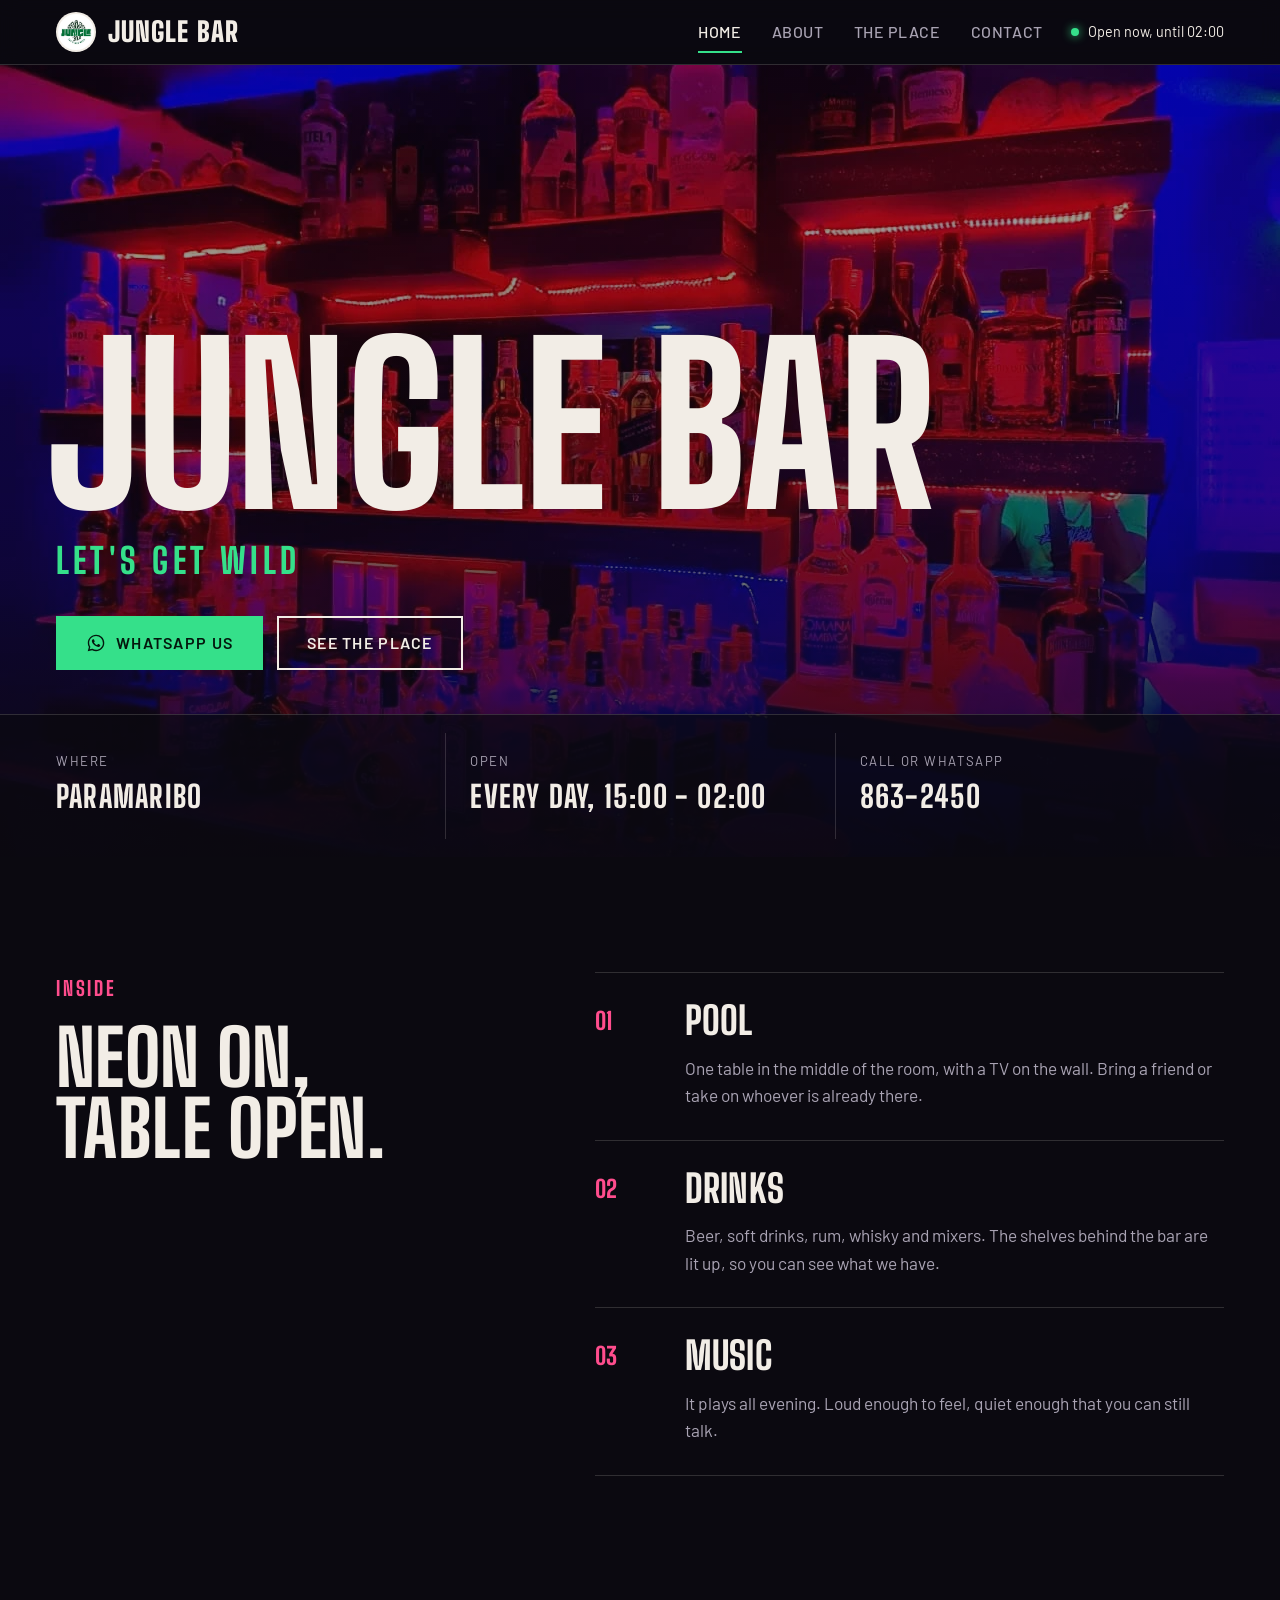
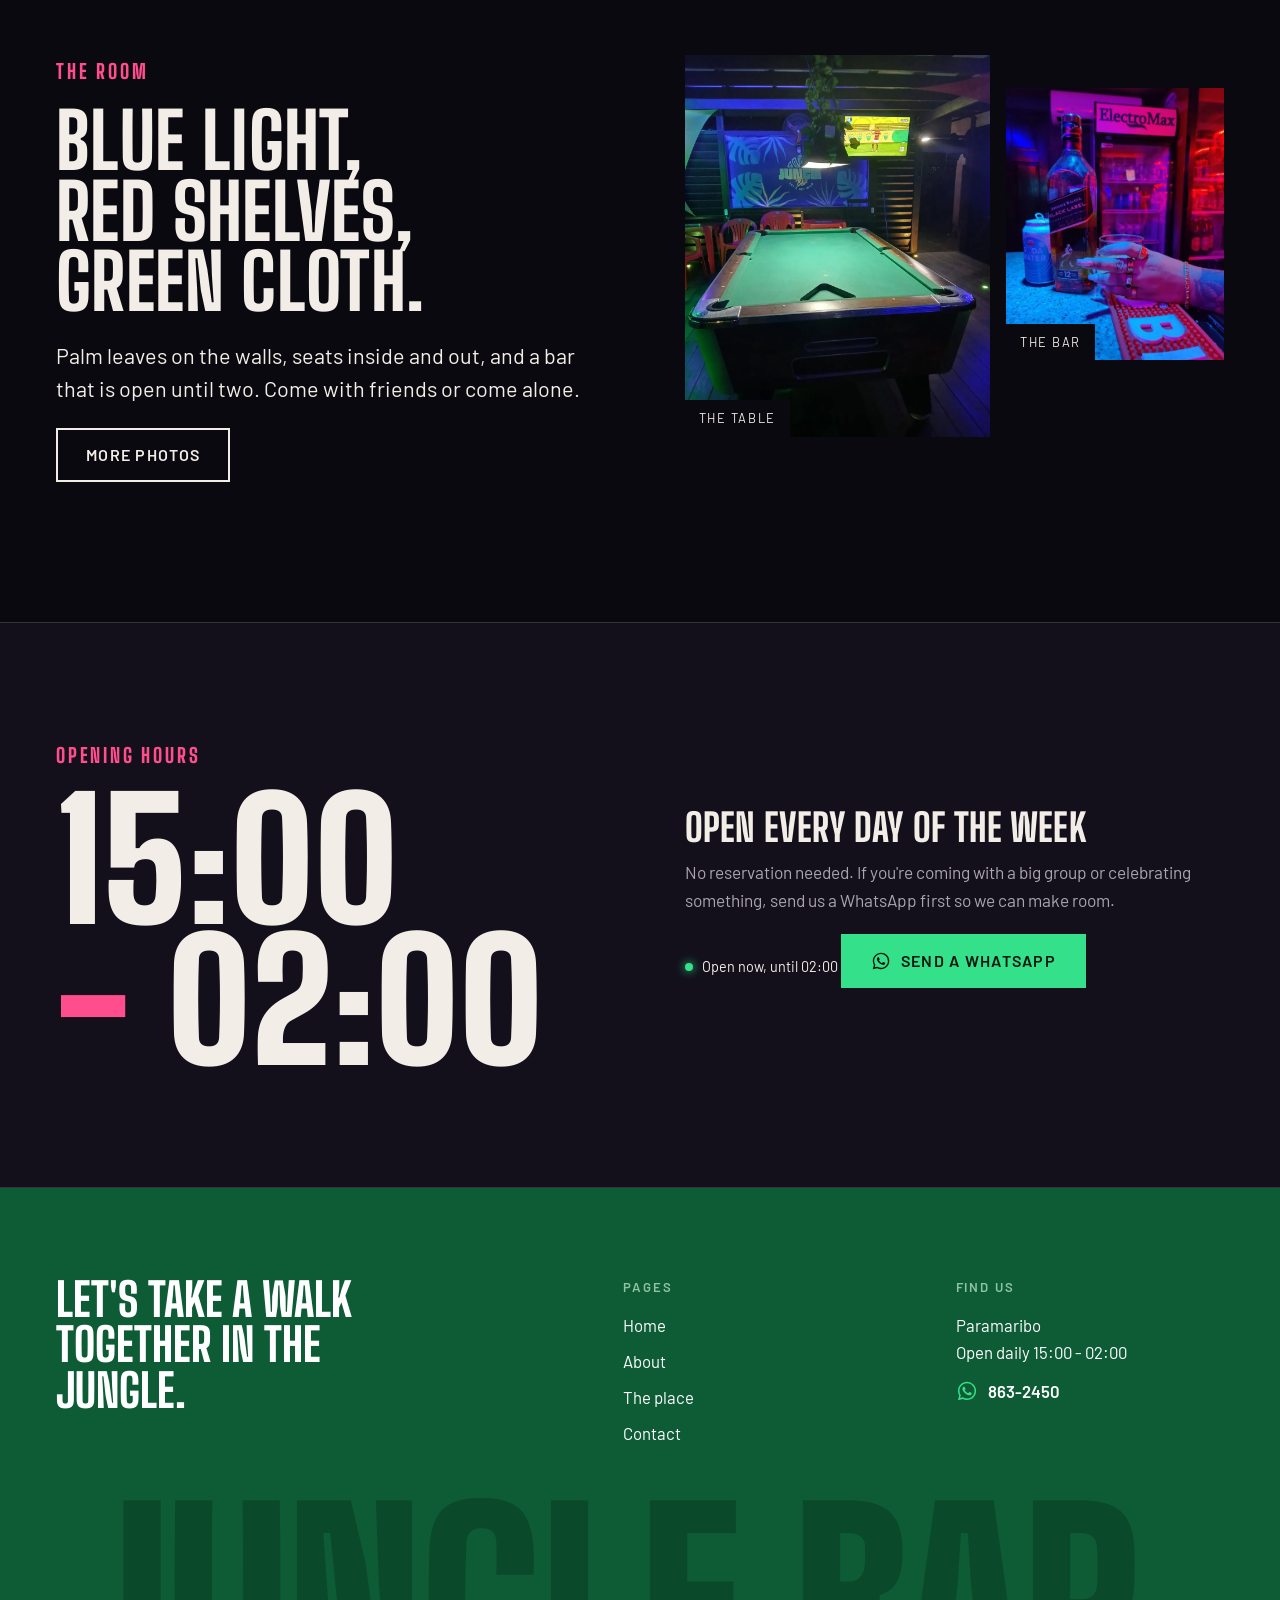
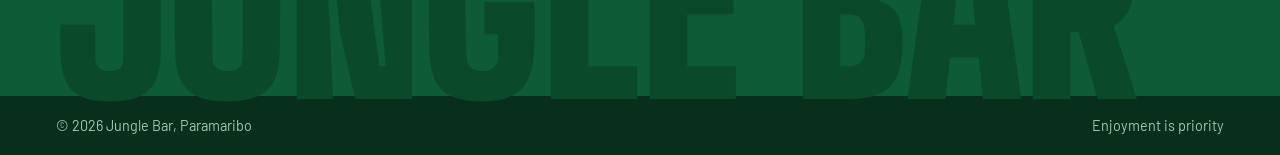
<file: index.html>
<!doctype html>
<html lang="en">
  <head>
    <meta charset="utf-8">
    <meta name="viewport" content="width=device-width, initial-scale=1">
    <title>Jungle Bar | Pool, drinks and music in Paramaribo</title>
    <meta name="description" content="Jungle Bar in Paramaribo. A pool table, cold drinks and music. Open every day from 15:00 to 02:00. WhatsApp 863-2450.">
    <meta name="theme-color" content="#0b0910">
    <meta property="og:title" content="Jungle Bar | Pool, drinks and music in Paramaribo">
    <meta property="og:description" content="Jungle Bar in Paramaribo. A pool table, cold drinks and music. Open every day from 15:00 to 02:00. WhatsApp 863-2450.">
    <meta property="og:type" content="website">
    <meta property="og:image" content="assets/pool-logo.webp">
    <link rel="icon" href="assets/logo.png">
    <link rel="preload" as="font" type="font/woff2" href="assets/fonts/big-shoulders-display-latin-900-normal.woff2" crossorigin>
    <link rel="stylesheet" href="assets/styles.css">
  </head>
  <body>
    <header class="site-header" data-header>
      <span class="scroll-line" data-scroll-line aria-hidden="true"></span>
      <a class="brand" href="./" aria-label="Jungle Bar, home">
        <img src="assets/logo.png" alt="" width="40" height="40">
        <span>Jungle Bar</span>
      </a>
      <div class="header-side">
        <nav class="site-nav" id="site-nav" data-nav aria-label="Main menu">
          <a href="./" aria-current="page">Home</a>
          <a href="about/">About</a>
          <a href="experience/">The place</a>
          <a href="contact/">Contact</a>
        </nav>
        <p class="status" data-status><span class="dot" aria-hidden="true"></span><span data-status-label>Open daily 15:00 - 02:00</span></p>
        <button class="nav-toggle" type="button" aria-expanded="false" aria-controls="site-nav" aria-label="Open menu" data-nav-toggle>
          <span></span><span></span><span></span>
        </button>
      </div>
    </header>

    <main>
      <section class="hero">
        <div class="hero-bg" aria-hidden="true">
          <img src="assets/bar-shelves-2048.webp" srcset="assets/bar-shelves.webp 1280w, assets/bar-shelves-2048.webp 2048w" sizes="100vw" alt="" fetchpriority="high" width="2048" height="1536">
        </div>
        <div class="hero-inner">
          <h1>Jungle Bar</h1>
          <p class="hero-tag">Let's get wild</p>
          <div class="hero-actions">
            <a class="btn btn-green" href="https://wa.me/5978632450" target="_blank" rel="noopener"><svg viewBox="0 0 24 24" aria-hidden="true"><path d="M19.05 4.91A9.84 9.84 0 0 0 12.04 2C6.59 2 2.16 6.43 2.16 11.88c0 1.74.46 3.45 1.33 4.95L2.08 22l5.29-1.39a9.9 9.9 0 0 0 4.67 1.19h.01c5.45 0 9.88-4.43 9.88-9.88 0-2.64-1.03-5.12-2.88-7.01Zm-7 15.22h-.01a8.2 8.2 0 0 1-4.18-1.15l-.3-.18-3.14.82.84-3.06-.2-.31a8.17 8.17 0 0 1-1.25-4.37c0-4.54 3.69-8.23 8.24-8.23 2.2 0 4.27.86 5.82 2.42a8.18 8.18 0 0 1 2.41 5.82c0 4.54-3.69 8.24-8.23 8.24Zm4.51-6.16c-.25-.12-1.46-.72-1.69-.8-.23-.08-.39-.12-.56.12-.16.25-.64.8-.78.97-.14.16-.29.18-.54.06-.25-.12-1.04-.38-1.98-1.22-.73-.65-1.23-1.45-1.37-1.7-.14-.25-.02-.38.11-.5.11-.11.25-.29.37-.43.12-.14.16-.25.25-.41.08-.16.04-.31-.02-.43-.06-.12-.56-1.35-.77-1.85-.2-.49-.41-.42-.56-.43h-.48c-.16 0-.43.06-.66.31-.23.25-.87.85-.87 2.07 0 1.22.89 2.4 1.01 2.56.12.16 1.75 2.67 4.24 3.75.59.26 1.05.41 1.41.52.59.19 1.13.16 1.56.1.48-.07 1.46-.6 1.67-1.17.21-.58.21-1.07.14-1.17-.06-.1-.22-.16-.47-.29Z"/></svg> WhatsApp us</a>
            <a class="btn" href="experience/">See the place</a>
          </div>
        </div>
        <div class="hero-strip">
          <div class="shell">
            <div><span>Where</span><strong>Paramaribo</strong></div>
            <div><span>Open</span><strong>Every day, 15:00 - 02:00</strong></div>
            <div><span>Call or WhatsApp</span><strong>863-2450</strong></div>
          </div>
        </div>
      </section>

      <section class="section shell">
        <div class="split">
          <div class="sticky-col reveal">
            <p class="kicker">Inside</p>
            <h2>Neon on, table open.</h2>
          </div>
          <div class="rows">
            <article class="row reveal">
              <span class="num">01</span>
              <h3>Pool</h3>
              <p>One table in the middle of the room, with a TV on the wall. Bring a friend or take on whoever is already there.</p>
            </article>
            <article class="row reveal">
              <span class="num">02</span>
              <h3>Drinks</h3>
              <p>Beer, soft drinks, rum, whisky and mixers. The shelves behind the bar are lit up, so you can see what we have.</p>
            </article>
            <article class="row reveal">
              <span class="num">03</span>
              <h3>Music</h3>
              <p>It plays all evening. Loud enough to feel, quiet enough that you can still talk.</p>
            </article>
          </div>
        </div>
      </section>

      <section class="section-tight shell">
        <div class="split split-even">
          <div class="reveal">
            <p class="kicker">The room</p>
            <h2>Blue light, red shelves, green cloth.</h2>
            <p class="lead">Palm leaves on the walls, seats inside and out, and a bar that is open until two. Come with friends or come alone.</p>
            <a class="btn" href="experience/">More photos</a>
          </div>
          <div class="photo-pair">
            <figure class="photo reveal">
              <img src="assets/pool-table-portrait.webp" alt="The pool table at Jungle Bar under blue and green light" loading="lazy" width="1050" height="1400">
              <figcaption>The table</figcaption>
            </figure>
            <figure class="photo reveal">
              <img src="assets/drink-hero.webp" alt="A drink on the bar at Jungle Bar" loading="lazy" width="1050" height="1400">
              <figcaption>The bar</figcaption>
            </figure>
          </div>
        </div>
      </section>

      <section class="section hours" style="margin-top: clamp(40px, 6vw, 80px);">
        <div class="shell split split-even" style="align-items:center;">
          <div class="reveal">
            <p class="kicker">Opening hours</p>
            <div class="hours-big">15:00<br><em>-</em> 02:00</div>
          </div>
          <div class="reveal">
            <h3 style="margin-bottom: 14px;">Open every day of the week</h3>
            <p>No reservation needed. If you're coming with a big group or celebrating something, send us a WhatsApp first so we can make room.</p>
            <p class="status" data-status><span class="dot" aria-hidden="true"></span><span data-status-label>Open daily 15:00 - 02:00</span></p>
            <a class="btn btn-green" href="https://wa.me/5978632450" target="_blank" rel="noopener"><svg viewBox="0 0 24 24" aria-hidden="true"><path d="M19.05 4.91A9.84 9.84 0 0 0 12.04 2C6.59 2 2.16 6.43 2.16 11.88c0 1.74.46 3.45 1.33 4.95L2.08 22l5.29-1.39a9.9 9.9 0 0 0 4.67 1.19h.01c5.45 0 9.88-4.43 9.88-9.88 0-2.64-1.03-5.12-2.88-7.01Zm-7 15.22h-.01a8.2 8.2 0 0 1-4.18-1.15l-.3-.18-3.14.82.84-3.06-.2-.31a8.17 8.17 0 0 1-1.25-4.37c0-4.54 3.69-8.23 8.24-8.23 2.2 0 4.27.86 5.82 2.42a8.18 8.18 0 0 1 2.41 5.82c0 4.54-3.69 8.24-8.23 8.24Zm4.51-6.16c-.25-.12-1.46-.72-1.69-.8-.23-.08-.39-.12-.56.12-.16.25-.64.8-.78.97-.14.16-.29.18-.54.06-.25-.12-1.04-.38-1.98-1.22-.73-.65-1.23-1.45-1.37-1.7-.14-.25-.02-.38.11-.5.11-.11.25-.29.37-.43.12-.14.16-.25.25-.41.08-.16.04-.31-.02-.43-.06-.12-.56-1.35-.77-1.85-.2-.49-.41-.42-.56-.43h-.48c-.16 0-.43.06-.66.31-.23.25-.87.85-.87 2.07 0 1.22.89 2.4 1.01 2.56.12.16 1.75 2.67 4.24 3.75.59.26 1.05.41 1.41.52.59.19 1.13.16 1.56.1.48-.07 1.46-.6 1.67-1.17.21-.58.21-1.07.14-1.17-.06-.1-.22-.16-.47-.29Z"/></svg> Send a WhatsApp</a>
          </div>
        </div>
      </section>
    </main>

    <footer class="site-footer">
      <div class="shell">
        <div class="footer-top">
          <p class="footer-quote">Let's take a walk together in the jungle.</p>
          <div class="footer-col">
            <h4>Pages</h4>
            <nav aria-label="Footer menu">
              <a href="./">Home</a>
              <a href="about/">About</a>
              <a href="experience/">The place</a>
              <a href="contact/">Contact</a>
            </nav>
          </div>
          <div class="footer-col">
            <h4>Find us</h4>
            <span>Paramaribo</span>
            <span>Open daily 15:00 - 02:00</span>
            <a class="wa-link" href="https://wa.me/5978632450" target="_blank" rel="noopener">
              <svg viewBox="0 0 24 24" aria-hidden="true"><path d="M19.05 4.91A9.84 9.84 0 0 0 12.04 2C6.59 2 2.16 6.43 2.16 11.88c0 1.74.46 3.45 1.33 4.95L2.08 22l5.29-1.39a9.9 9.9 0 0 0 4.67 1.19h.01c5.45 0 9.88-4.43 9.88-9.88 0-2.64-1.03-5.12-2.88-7.01Zm-7 15.22h-.01a8.2 8.2 0 0 1-4.18-1.15l-.3-.18-3.14.82.84-3.06-.2-.31a8.17 8.17 0 0 1-1.25-4.37c0-4.54 3.69-8.23 8.24-8.23 2.2 0 4.27.86 5.82 2.42a8.18 8.18 0 0 1 2.41 5.82c0 4.54-3.69 8.24-8.23 8.24Zm4.51-6.16c-.25-.12-1.46-.72-1.69-.8-.23-.08-.39-.12-.56.12-.16.25-.64.8-.78.97-.14.16-.29.18-.54.06-.25-.12-1.04-.38-1.98-1.22-.73-.65-1.23-1.45-1.37-1.7-.14-.25-.02-.38.11-.5.11-.11.25-.29.37-.43.12-.14.16-.25.25-.41.08-.16.04-.31-.02-.43-.06-.12-.56-1.35-.77-1.85-.2-.49-.41-.42-.56-.43h-.48c-.16 0-.43.06-.66.31-.23.25-.87.85-.87 2.07 0 1.22.89 2.4 1.01 2.56.12.16 1.75 2.67 4.24 3.75.59.26 1.05.41 1.41.52.59.19 1.13.16 1.56.1.48-.07 1.46-.6 1.67-1.17.21-.58.21-1.07.14-1.17-.06-.1-.22-.16-.47-.29Z"/></svg>
              863-2450
            </a>
          </div>
        </div>
        <p class="footer-word" aria-hidden="true">Jungle Bar</p>
      </div>
      <div class="footer-base-wrap">
        <div class="shell footer-base">
          <span>&copy; <span data-year>2026</span> Jungle Bar, Paramaribo</span>
          <span>Enjoyment is priority</span>
        </div>
      </div>
    </footer>

    <script src="assets/main.js" defer></script>
  </body>
</html>
</file>
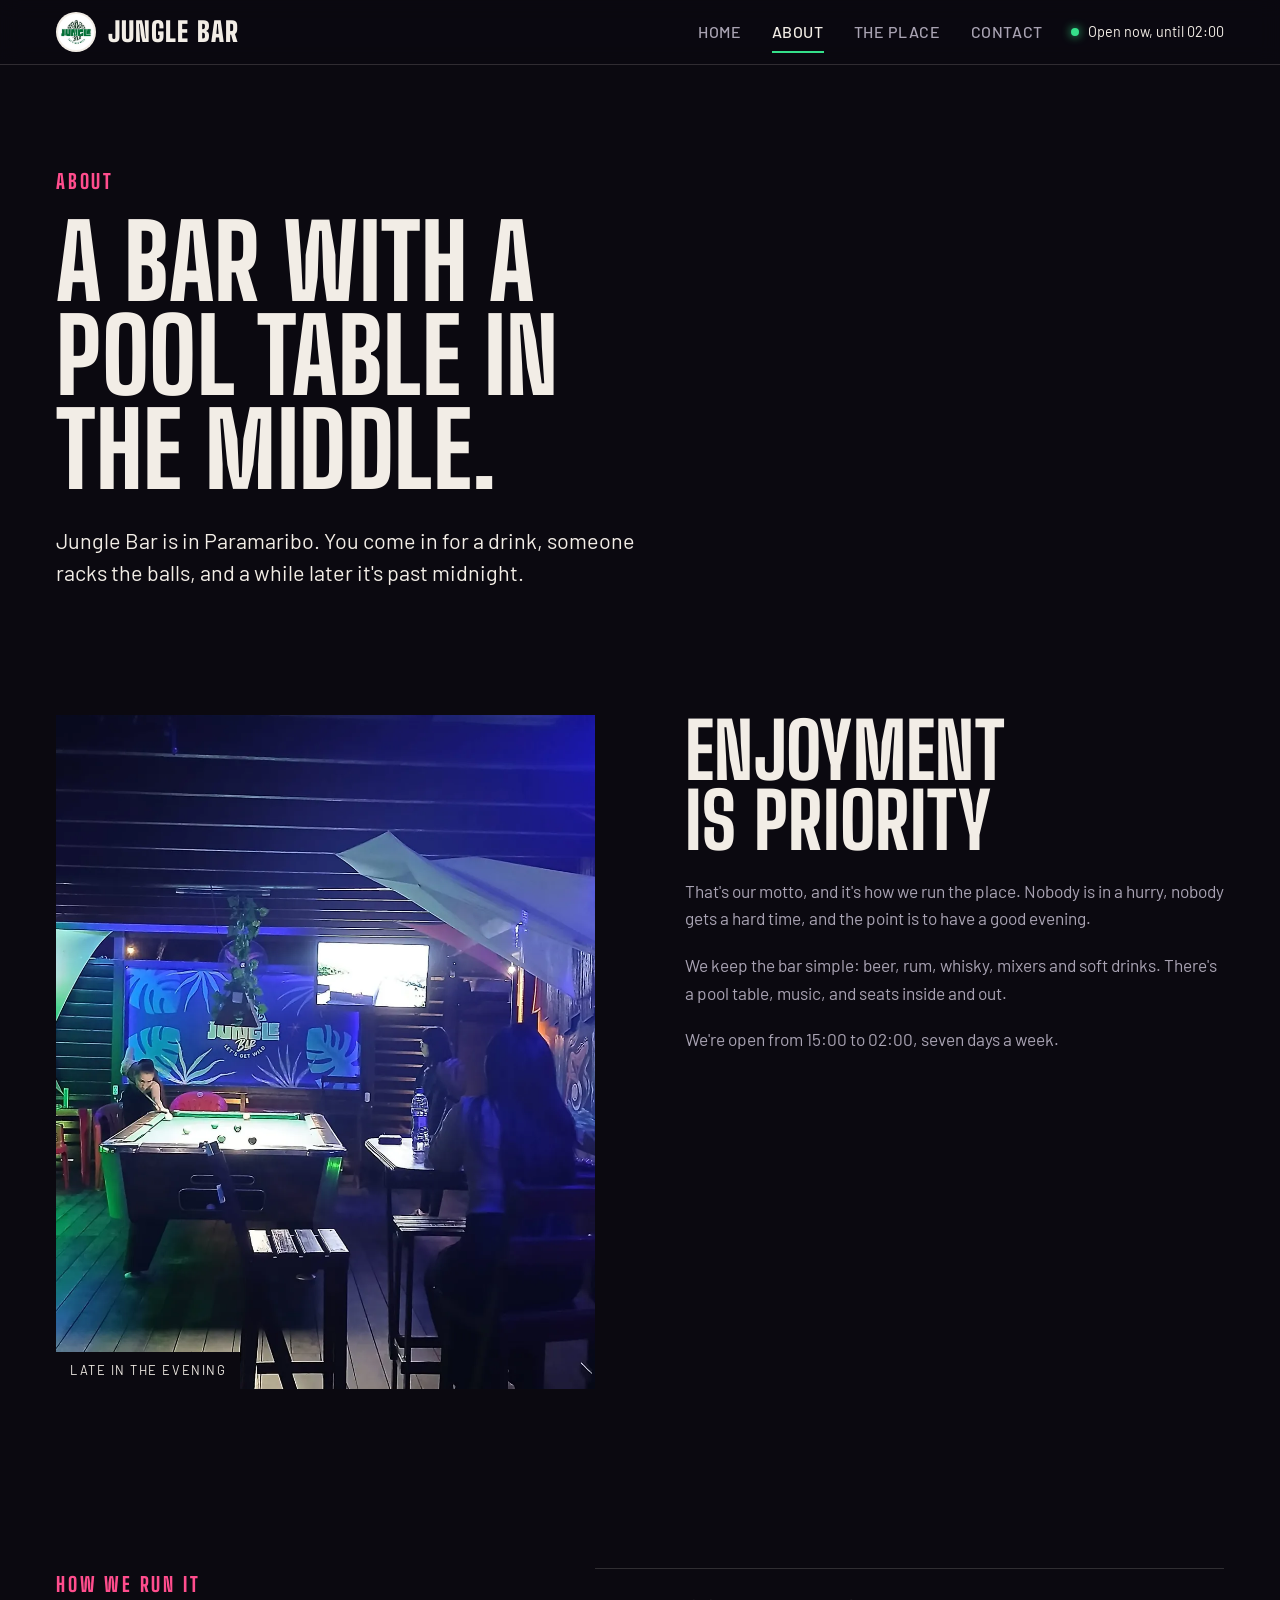
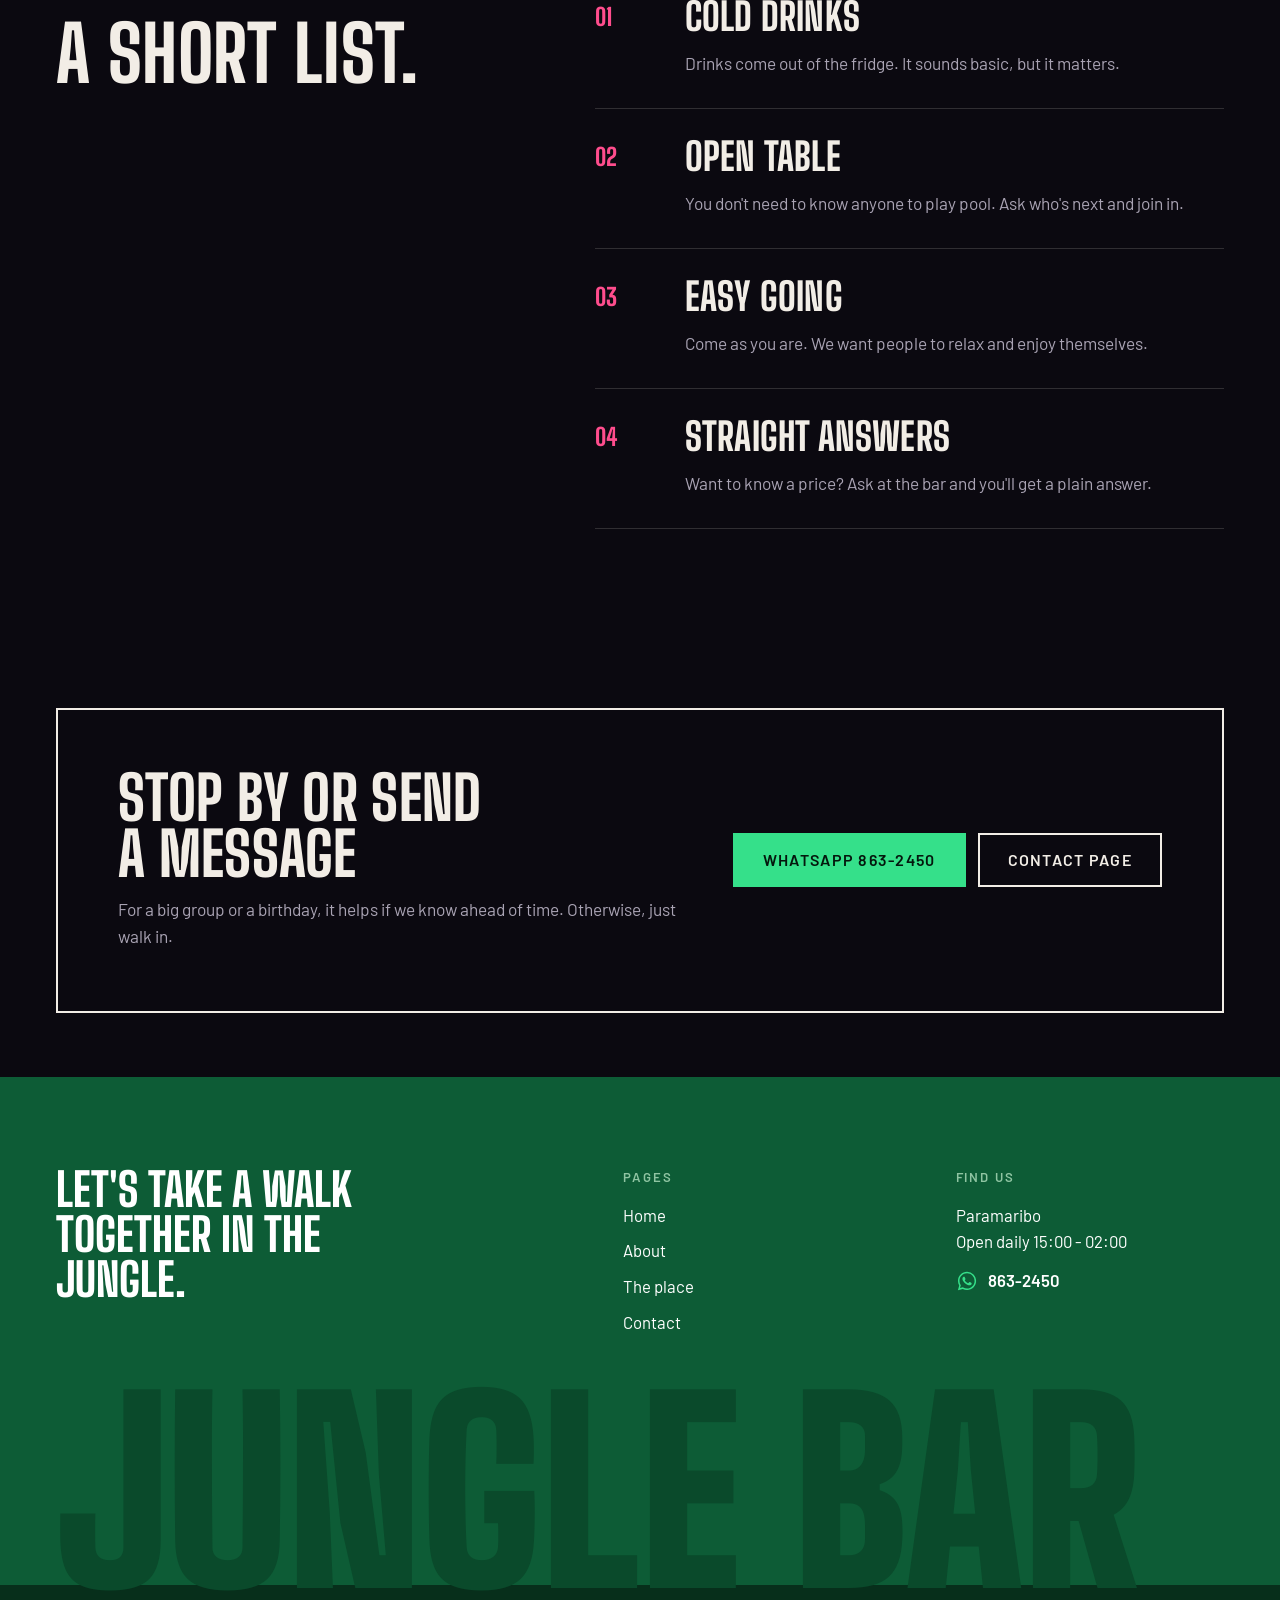
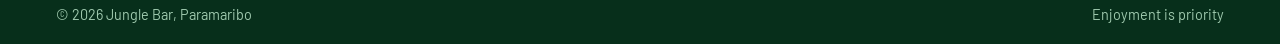
<file: about/index.html>
<!doctype html>
<html lang="en">
  <head>
    <meta charset="utf-8">
    <meta name="viewport" content="width=device-width, initial-scale=1">
    <title>About | Jungle Bar</title>
    <meta name="description" content="Jungle Bar is a bar in Paramaribo with a pool table, a well-stocked bar and music every night. Open daily 15:00 to 02:00.">
    <meta name="theme-color" content="#0b0910">
    <meta property="og:title" content="About | Jungle Bar">
    <meta property="og:description" content="Jungle Bar is a bar in Paramaribo with a pool table, a well-stocked bar and music every night. Open daily 15:00 to 02:00.">
    <meta property="og:type" content="website">
    <link rel="icon" href="../assets/logo.png">
    <link rel="preload" as="font" type="font/woff2" href="../assets/fonts/big-shoulders-display-latin-900-normal.woff2" crossorigin>
    <link rel="stylesheet" href="../assets/styles.css">
  </head>
  <body>
    <header class="site-header" data-header>
      <span class="scroll-line" data-scroll-line aria-hidden="true"></span>
      <a class="brand" href="../" aria-label="Jungle Bar, home">
        <img src="../assets/logo.png" alt="" width="40" height="40">
        <span>Jungle Bar</span>
      </a>
      <div class="header-side">
        <nav class="site-nav" id="site-nav" data-nav aria-label="Main menu">
          <a href="../">Home</a>
          <a href="../about/" aria-current="page">About</a>
          <a href="../experience/">The place</a>
          <a href="../contact/">Contact</a>
        </nav>
        <p class="status" data-status><span class="dot" aria-hidden="true"></span><span data-status-label>Open daily 15:00 - 02:00</span></p>
        <button class="nav-toggle" type="button" aria-expanded="false" aria-controls="site-nav" aria-label="Open menu" data-nav-toggle>
          <span></span><span></span><span></span>
        </button>
      </div>
    </header>

    <main>
      <section class="page-head shell">
        <p class="kicker">About</p>
        <h1>A bar with a pool table in the middle.</h1>
        <p class="lead">Jungle Bar is in Paramaribo. You come in for a drink, someone racks the balls, and a while later it's past midnight.</p>
      </section>

      <section class="section-tight shell">
        <div class="split split-even">
          <figure class="photo reveal" style="aspect-ratio: 4 / 5;">
            <img src="../assets/pool-night.webp" alt="People playing pool at Jungle Bar in the evening" loading="lazy" width="1050" height="1400">
            <figcaption>Late in the evening</figcaption>
          </figure>
          <div class="reveal">
            <h2 style="margin-bottom: 22px;">Enjoyment is priority</h2>
            <p>That's our motto, and it's how we run the place. Nobody is in a hurry, nobody gets a hard time, and the point is to have a good evening.</p>
            <p>We keep the bar simple: beer, rum, whisky, mixers and soft drinks. There's a pool table, music, and seats inside and out.</p>
            <p>We're open from 15:00 to 02:00, seven days a week.</p>
          </div>
        </div>
      </section>

      <section class="section shell">
        <div class="split">
          <div class="reveal sticky-col">
            <p class="kicker">How we run it</p>
            <h2>A short list.</h2>
          </div>
          <div class="rows">
            <article class="row reveal"><span class="num">01</span><h3>Cold drinks</h3><p>Drinks come out of the fridge. It sounds basic, but it matters.</p></article>
            <article class="row reveal"><span class="num">02</span><h3>Open table</h3><p>You don't need to know anyone to play pool. Ask who's next and join in.</p></article>
            <article class="row reveal"><span class="num">03</span><h3>Easy going</h3><p>Come as you are. We want people to relax and enjoy themselves.</p></article>
            <article class="row reveal"><span class="num">04</span><h3>Straight answers</h3><p>Want to know a price? Ask at the bar and you'll get a plain answer.</p></article>
          </div>
        </div>
      </section>

      <section class="section-tight shell">
        <div class="cta reveal">
          <div>
            <h2>Stop by or send a message</h2>
            <p>For a big group or a birthday, it helps if we know ahead of time. Otherwise, just walk in.</p>
          </div>
          <div class="actions">
            <a class="btn btn-green" href="https://wa.me/5978632450" target="_blank" rel="noopener">WhatsApp 863-2450</a>
            <a class="btn" href="../contact/">Contact page</a>
          </div>
        </div>
      </section>
    </main>

    <footer class="site-footer">
      <div class="shell">
        <div class="footer-top">
          <p class="footer-quote">Let's take a walk together in the jungle.</p>
          <div class="footer-col">
            <h4>Pages</h4>
            <nav aria-label="Footer menu">
              <a href="../">Home</a>
              <a href="../about/">About</a>
              <a href="../experience/">The place</a>
              <a href="../contact/">Contact</a>
            </nav>
          </div>
          <div class="footer-col">
            <h4>Find us</h4>
            <span>Paramaribo</span>
            <span>Open daily 15:00 - 02:00</span>
            <a class="wa-link" href="https://wa.me/5978632450" target="_blank" rel="noopener">
              <svg viewBox="0 0 24 24" aria-hidden="true"><path d="M19.05 4.91A9.84 9.84 0 0 0 12.04 2C6.59 2 2.16 6.43 2.16 11.88c0 1.74.46 3.45 1.33 4.95L2.08 22l5.29-1.39a9.9 9.9 0 0 0 4.67 1.19h.01c5.45 0 9.88-4.43 9.88-9.88 0-2.64-1.03-5.12-2.88-7.01Zm-7 15.22h-.01a8.2 8.2 0 0 1-4.18-1.15l-.3-.18-3.14.82.84-3.06-.2-.31a8.17 8.17 0 0 1-1.25-4.37c0-4.54 3.69-8.23 8.24-8.23 2.2 0 4.27.86 5.82 2.42a8.18 8.18 0 0 1 2.41 5.82c0 4.54-3.69 8.24-8.23 8.24Zm4.51-6.16c-.25-.12-1.46-.72-1.69-.8-.23-.08-.39-.12-.56.12-.16.25-.64.8-.78.97-.14.16-.29.18-.54.06-.25-.12-1.04-.38-1.98-1.22-.73-.65-1.23-1.45-1.37-1.7-.14-.25-.02-.38.11-.5.11-.11.25-.29.37-.43.12-.14.16-.25.25-.41.08-.16.04-.31-.02-.43-.06-.12-.56-1.35-.77-1.85-.2-.49-.41-.42-.56-.43h-.48c-.16 0-.43.06-.66.31-.23.25-.87.85-.87 2.07 0 1.22.89 2.4 1.01 2.56.12.16 1.75 2.67 4.24 3.75.59.26 1.05.41 1.41.52.59.19 1.13.16 1.56.1.48-.07 1.46-.6 1.67-1.17.21-.58.21-1.07.14-1.17-.06-.1-.22-.16-.47-.29Z"/></svg>
              863-2450
            </a>
          </div>
        </div>
        <p class="footer-word" aria-hidden="true">Jungle Bar</p>
      </div>
      <div class="footer-base-wrap">
        <div class="shell footer-base">
          <span>&copy; <span data-year>2026</span> Jungle Bar, Paramaribo</span>
          <span>Enjoyment is priority</span>
        </div>
      </div>
    </footer>

    <script src="../assets/main.js" defer></script>
  </body>
</html>
</file>
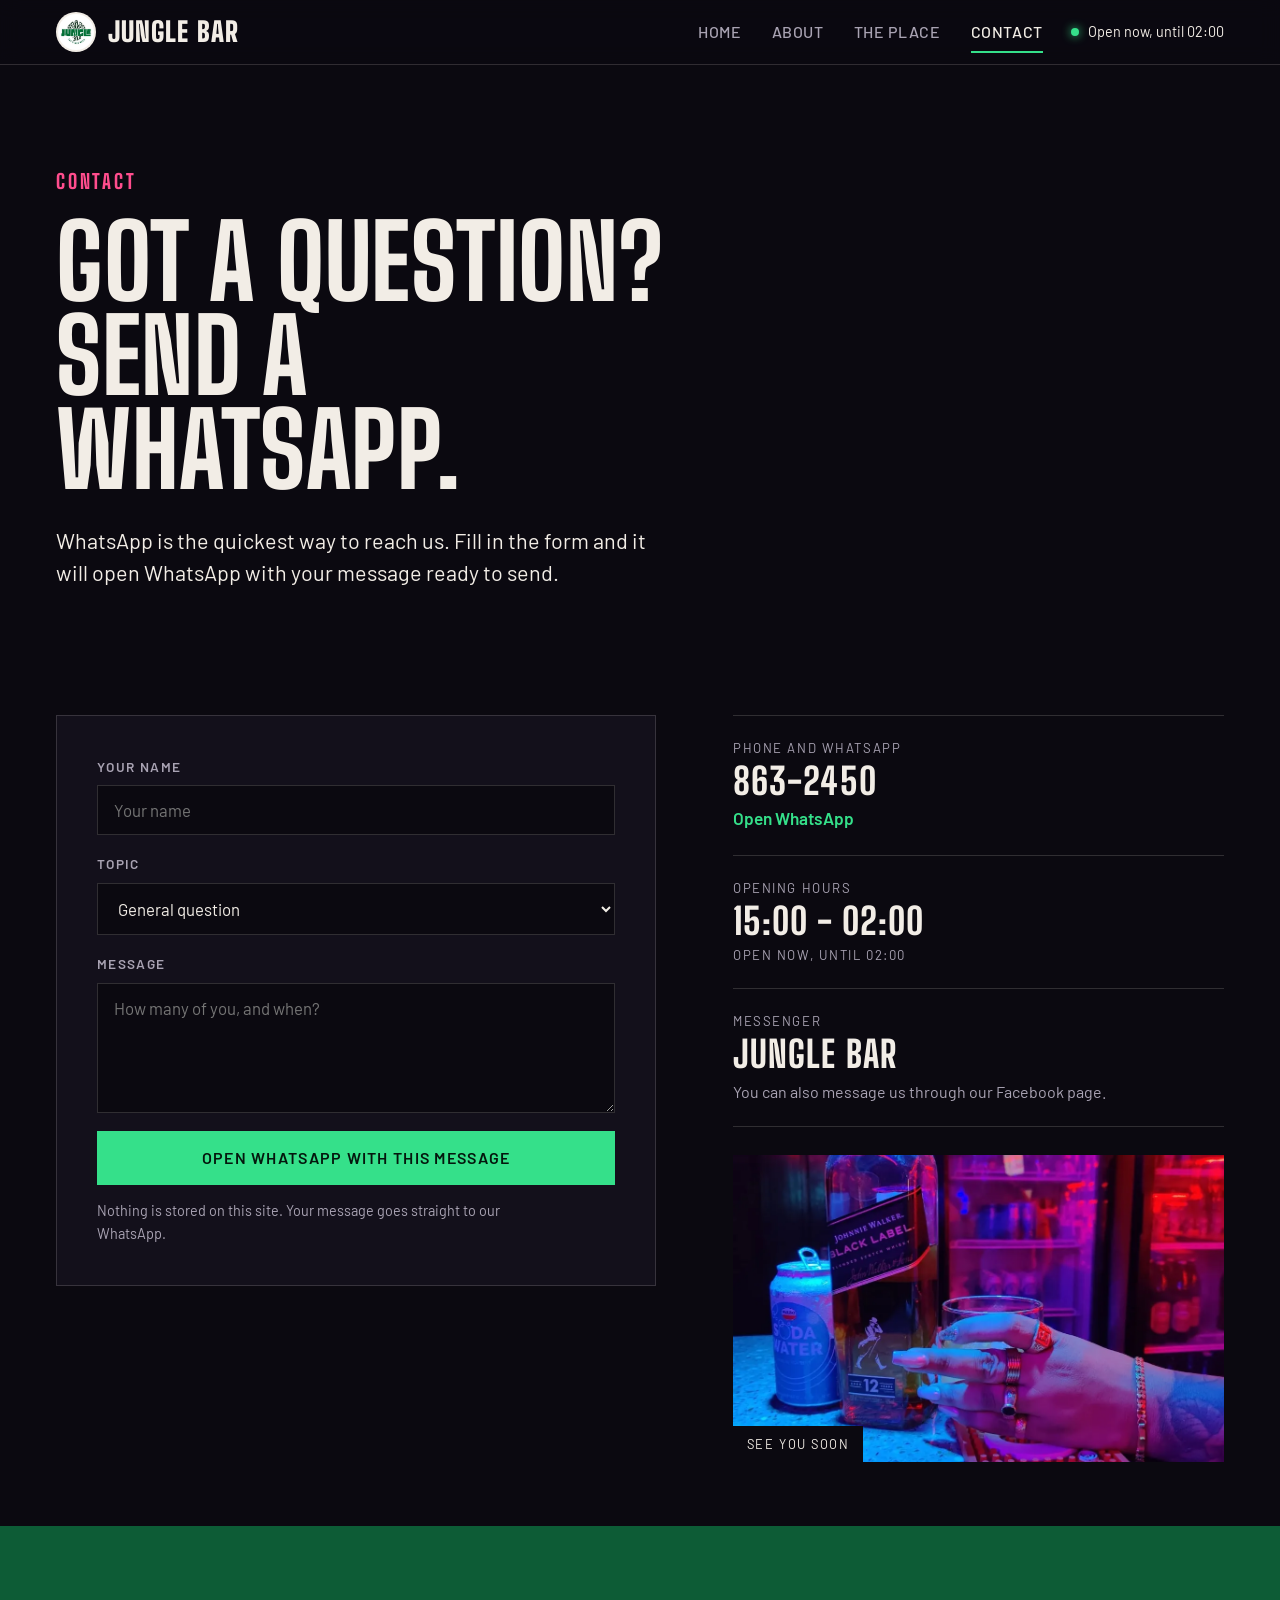
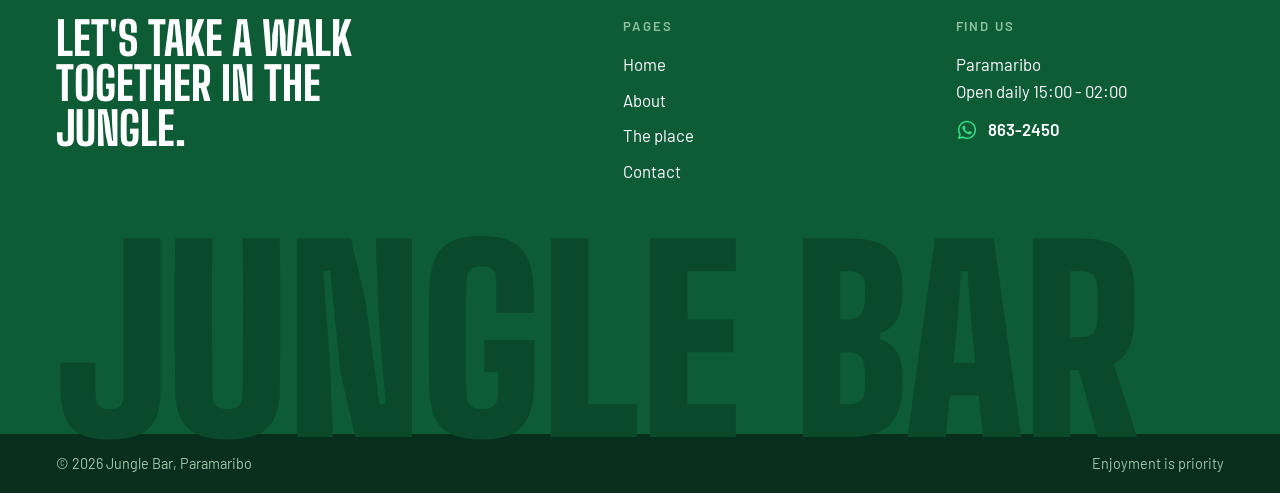
<file: contact/index.html>
<!doctype html>
<html lang="en">
  <head>
    <meta charset="utf-8">
    <meta name="viewport" content="width=device-width, initial-scale=1">
    <title>Contact | Jungle Bar</title>
    <meta name="description" content="Contact Jungle Bar in Paramaribo. WhatsApp 863-2450, open daily 15:00 to 02:00.">
    <meta name="theme-color" content="#0b0910">
    <meta property="og:title" content="Contact | Jungle Bar">
    <meta property="og:description" content="Contact Jungle Bar in Paramaribo. WhatsApp 863-2450, open daily 15:00 to 02:00.">
    <meta property="og:type" content="website">
    <link rel="icon" href="../assets/logo.png">
    <link rel="preload" as="font" type="font/woff2" href="../assets/fonts/big-shoulders-display-latin-900-normal.woff2" crossorigin>
    <link rel="stylesheet" href="../assets/styles.css">
  </head>
  <body>
    <header class="site-header" data-header>
      <span class="scroll-line" data-scroll-line aria-hidden="true"></span>
      <a class="brand" href="../" aria-label="Jungle Bar, home">
        <img src="../assets/logo.png" alt="" width="40" height="40">
        <span>Jungle Bar</span>
      </a>
      <div class="header-side">
        <nav class="site-nav" id="site-nav" data-nav aria-label="Main menu">
          <a href="../">Home</a>
          <a href="../about/">About</a>
          <a href="../experience/">The place</a>
          <a href="../contact/" aria-current="page">Contact</a>
        </nav>
        <p class="status" data-status><span class="dot" aria-hidden="true"></span><span data-status-label>Open daily 15:00 - 02:00</span></p>
        <button class="nav-toggle" type="button" aria-expanded="false" aria-controls="site-nav" aria-label="Open menu" data-nav-toggle>
          <span></span><span></span><span></span>
        </button>
      </div>
    </header>

    <main>
      <section class="page-head shell">
        <p class="kicker">Contact</p>
        <h1>Got a question? Send a WhatsApp.</h1>
        <p class="lead">WhatsApp is the quickest way to reach us. Fill in the form and it will open WhatsApp with your message ready to send.</p>
      </section>

      <section class="section-tight shell">
        <div class="contact-grid">
          <form class="form reveal" data-wa-form novalidate>
            <label class="field">Your name
              <input type="text" name="name" autocomplete="name" placeholder="Your name">
            </label>
            <label class="field">Topic
              <select name="topic">
                <option>General question</option>
                <option>Group or party</option>
                <option>Reserve the pool table</option>
                <option>Opening hours</option>
              </select>
            </label>
            <label class="field">Message
              <textarea name="message" rows="5" placeholder="How many of you, and when?"></textarea>
            </label>
            <button class="btn btn-green btn-wide" type="submit">Open WhatsApp with this message</button>
            <p class="form-note" data-form-note>Nothing is stored on this site. Your message goes straight to our WhatsApp.</p>
          </form>

          <div>
            <div class="info-list">
              <div class="info reveal">
                <span>Phone and WhatsApp</span>
                <strong>863-2450</strong>
                <a href="https://wa.me/5978632450" target="_blank" rel="noopener">Open WhatsApp</a>
              </div>
              <div class="info reveal">
                <span>Opening hours</span>
                <strong>15:00 - 02:00</strong>
                <p data-status><span data-status-label>Every day of the week</span></p>
              </div>
              <div class="info reveal">
                <span>Messenger</span>
                <strong>Jungle Bar</strong>
                <p>You can also message us through our Facebook page.</p>
              </div>
            </div>
            <figure class="photo reveal" style="aspect-ratio: 16 / 10;">
              <img src="../assets/drink-hero.webp" alt="A drink on the bar at Jungle Bar" loading="lazy" width="1050" height="1400" style="object-position: center 60%;">
              <figcaption>See you soon</figcaption>
            </figure>
          </div>
        </div>
      </section>
    </main>

    <footer class="site-footer">
      <div class="shell">
        <div class="footer-top">
          <p class="footer-quote">Let's take a walk together in the jungle.</p>
          <div class="footer-col">
            <h4>Pages</h4>
            <nav aria-label="Footer menu">
              <a href="../">Home</a>
              <a href="../about/">About</a>
              <a href="../experience/">The place</a>
              <a href="../contact/">Contact</a>
            </nav>
          </div>
          <div class="footer-col">
            <h4>Find us</h4>
            <span>Paramaribo</span>
            <span>Open daily 15:00 - 02:00</span>
            <a class="wa-link" href="https://wa.me/5978632450" target="_blank" rel="noopener">
              <svg viewBox="0 0 24 24" aria-hidden="true"><path d="M19.05 4.91A9.84 9.84 0 0 0 12.04 2C6.59 2 2.16 6.43 2.16 11.88c0 1.74.46 3.45 1.33 4.95L2.08 22l5.29-1.39a9.9 9.9 0 0 0 4.67 1.19h.01c5.45 0 9.88-4.43 9.88-9.88 0-2.64-1.03-5.12-2.88-7.01Zm-7 15.22h-.01a8.2 8.2 0 0 1-4.18-1.15l-.3-.18-3.14.82.84-3.06-.2-.31a8.17 8.17 0 0 1-1.25-4.37c0-4.54 3.69-8.23 8.24-8.23 2.2 0 4.27.86 5.82 2.42a8.18 8.18 0 0 1 2.41 5.82c0 4.54-3.69 8.24-8.23 8.24Zm4.51-6.16c-.25-.12-1.46-.72-1.69-.8-.23-.08-.39-.12-.56.12-.16.25-.64.8-.78.97-.14.16-.29.18-.54.06-.25-.12-1.04-.38-1.98-1.22-.73-.65-1.23-1.45-1.37-1.7-.14-.25-.02-.38.11-.5.11-.11.25-.29.37-.43.12-.14.16-.25.25-.41.08-.16.04-.31-.02-.43-.06-.12-.56-1.35-.77-1.85-.2-.49-.41-.42-.56-.43h-.48c-.16 0-.43.06-.66.31-.23.25-.87.85-.87 2.07 0 1.22.89 2.4 1.01 2.56.12.16 1.75 2.67 4.24 3.75.59.26 1.05.41 1.41.52.59.19 1.13.16 1.56.1.48-.07 1.46-.6 1.67-1.17.21-.58.21-1.07.14-1.17-.06-.1-.22-.16-.47-.29Z"/></svg>
              863-2450
            </a>
          </div>
        </div>
        <p class="footer-word" aria-hidden="true">Jungle Bar</p>
      </div>
      <div class="footer-base-wrap">
        <div class="shell footer-base">
          <span>&copy; <span data-year>2026</span> Jungle Bar, Paramaribo</span>
          <span>Enjoyment is priority</span>
        </div>
      </div>
    </footer>

    <script src="../assets/main.js" defer></script>
  </body>
</html>
</file>
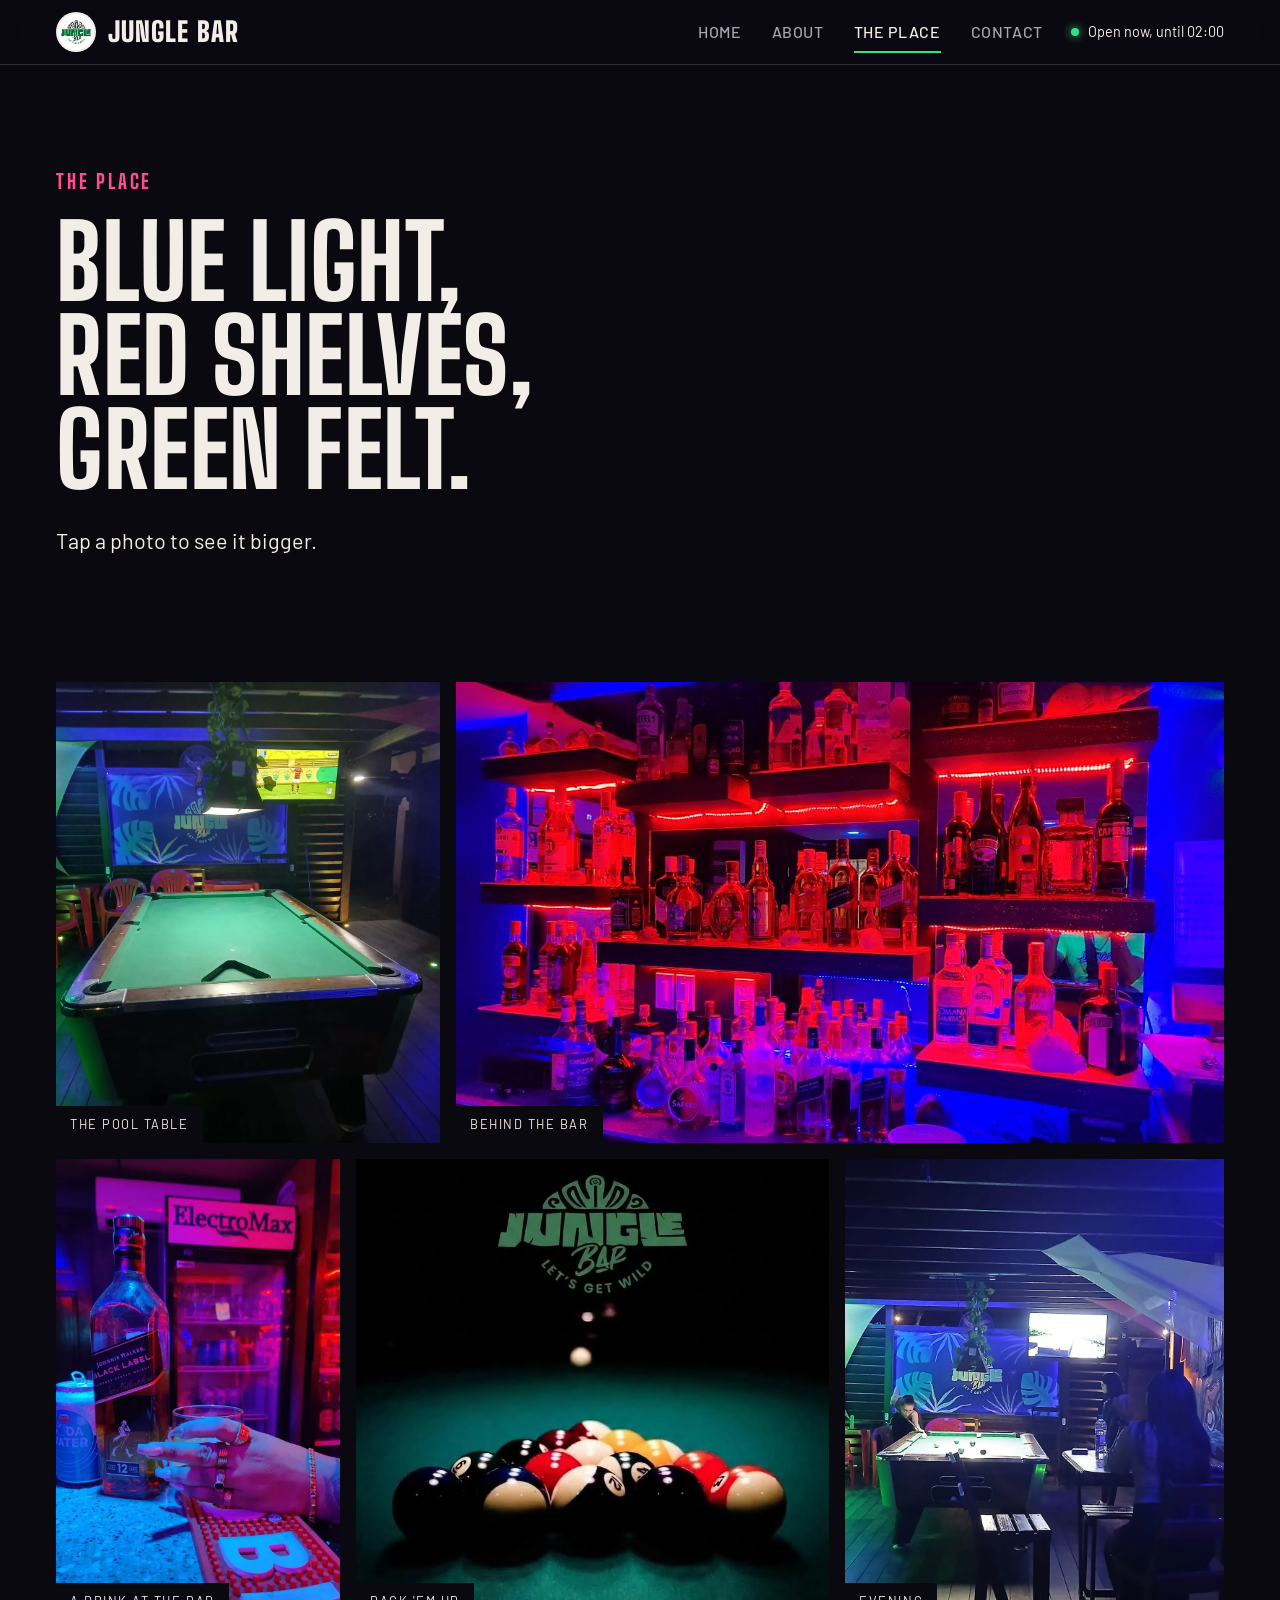
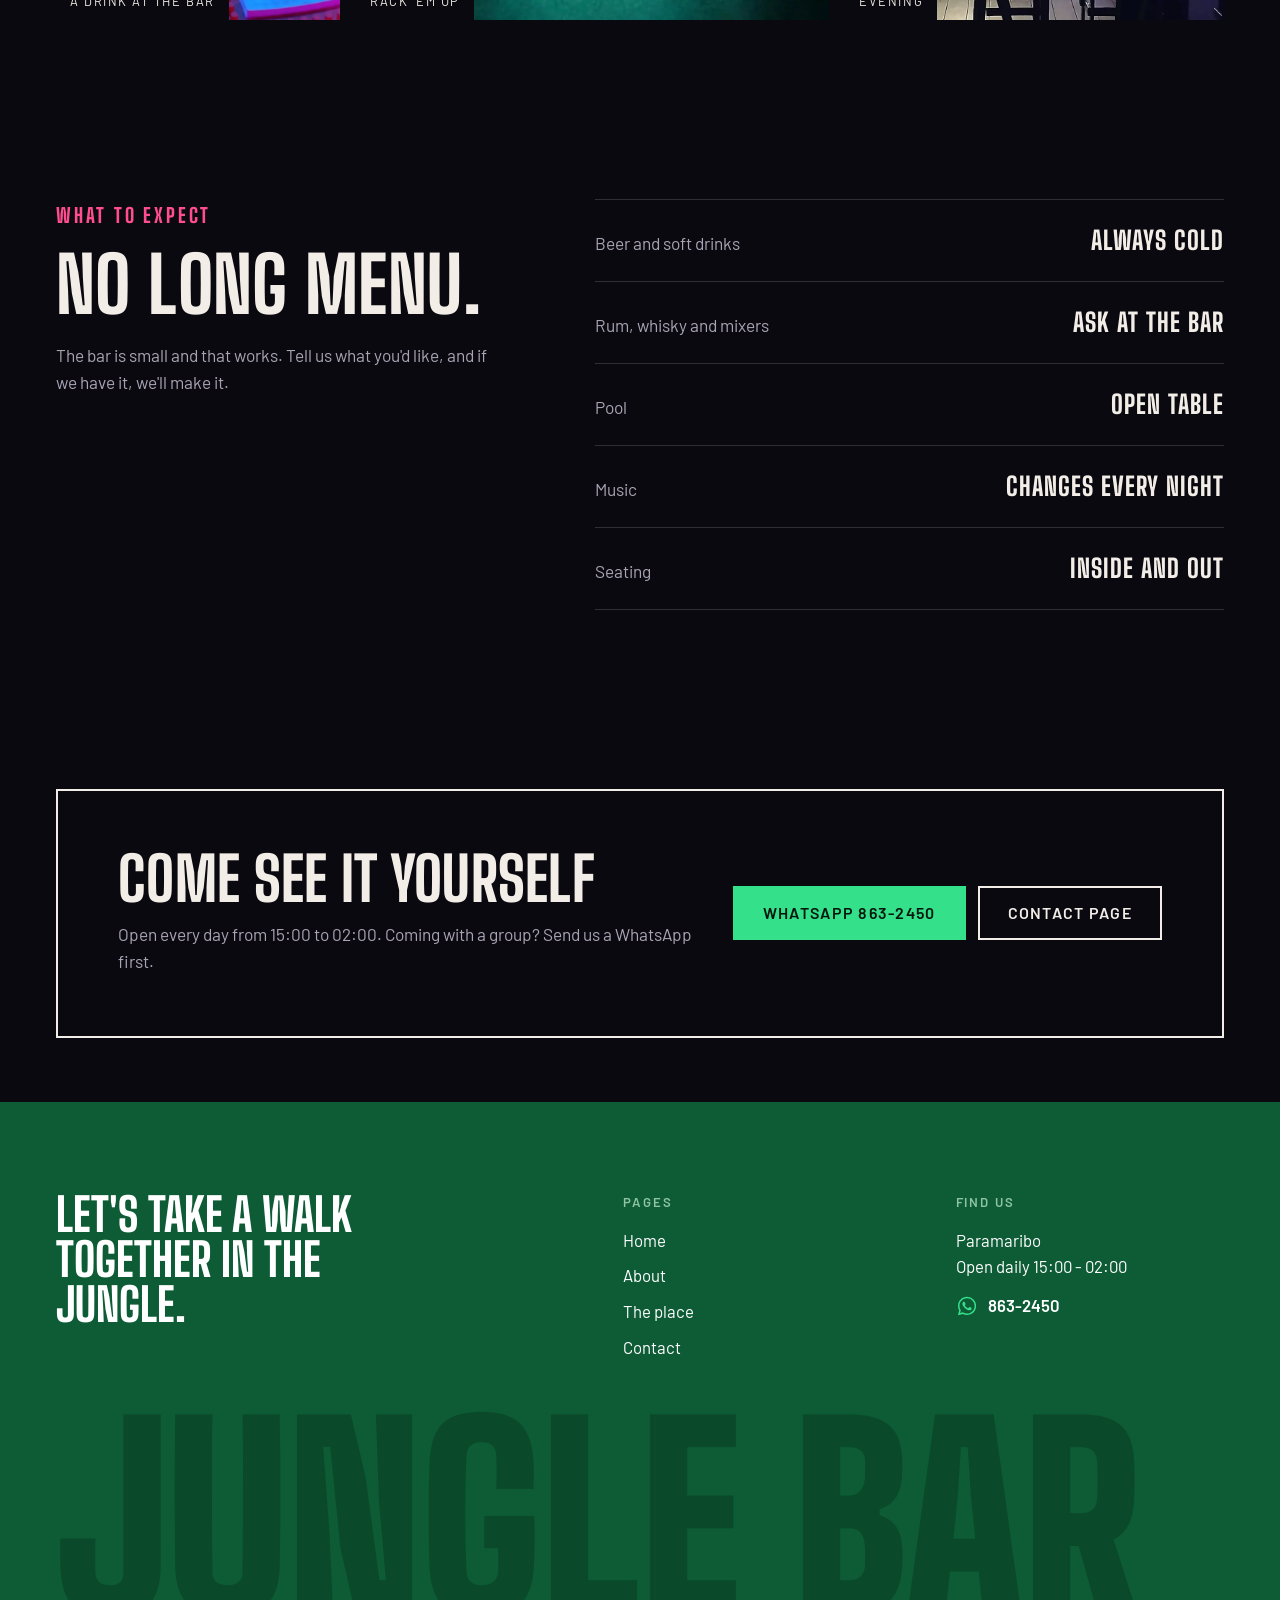
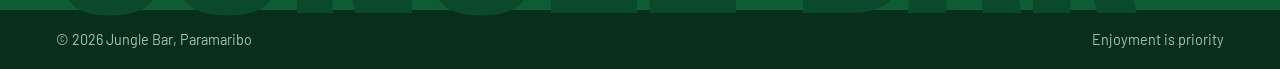
<file: experience/index.html>
<!doctype html>
<html lang="en">
  <head>
    <meta charset="utf-8">
    <meta name="viewport" content="width=device-width, initial-scale=1">
    <title>The place | Jungle Bar</title>
    <meta name="description" content="Photos of Jungle Bar in Paramaribo: the pool table, the lit-up bar and the drinks.">
    <meta name="theme-color" content="#0b0910">
    <meta property="og:title" content="The place | Jungle Bar">
    <meta property="og:description" content="Photos of Jungle Bar in Paramaribo: the pool table, the lit-up bar and the drinks.">
    <meta property="og:type" content="website">
    <link rel="icon" href="../assets/logo.png">
    <link rel="preload" as="font" type="font/woff2" href="../assets/fonts/big-shoulders-display-latin-900-normal.woff2" crossorigin>
    <link rel="stylesheet" href="../assets/styles.css">
  </head>
  <body>
    <header class="site-header" data-header>
      <span class="scroll-line" data-scroll-line aria-hidden="true"></span>
      <a class="brand" href="../" aria-label="Jungle Bar, home">
        <img src="../assets/logo.png" alt="" width="40" height="40">
        <span>Jungle Bar</span>
      </a>
      <div class="header-side">
        <nav class="site-nav" id="site-nav" data-nav aria-label="Main menu">
          <a href="../">Home</a>
          <a href="../about/">About</a>
          <a href="../experience/" aria-current="page">The place</a>
          <a href="../contact/">Contact</a>
        </nav>
        <p class="status" data-status><span class="dot" aria-hidden="true"></span><span data-status-label>Open daily 15:00 - 02:00</span></p>
        <button class="nav-toggle" type="button" aria-expanded="false" aria-controls="site-nav" aria-label="Open menu" data-nav-toggle>
          <span></span><span></span><span></span>
        </button>
      </div>
    </header>

    <main>
      <section class="page-head shell">
        <p class="kicker">The place</p>
        <h1>Blue light, red shelves, green felt.</h1>
        <p class="lead">Tap a photo to see it bigger.</p>
      </section>

      <section class="section-tight shell">
        <div class="gallery" data-gallery>
          <div class="g-row g-row-1">
            <figure class="photo reveal"><img src="../assets/pool-table-portrait.webp" alt="The pool table at Jungle Bar with cues against the wall" loading="lazy" width="1050" height="1400"><figcaption>The pool table</figcaption></figure>
            <figure class="photo reveal"><img src="../assets/bar-shelves.webp" srcset="../assets/bar-shelves.webp 1280w, ../assets/bar-shelves-2048.webp 2048w" sizes="(max-width: 900px) 92vw, 65vw" alt="The lit-up shelves behind the bar, full of bottles" loading="lazy" width="1280" height="960"><figcaption>Behind the bar</figcaption></figure>
          </div>
          <div class="g-row g-row-2">
            <figure class="photo reveal"><img src="../assets/drink-hero.webp" alt="A drink on the bar in neon light" loading="lazy" width="1050" height="1400"><figcaption>A drink at the bar</figcaption></figure>
            <figure class="photo reveal"><img src="../assets/pool-logo.webp" alt="Pool balls racked on green cloth with the Jungle Bar logo" loading="lazy" width="944" height="1034"><figcaption>Rack 'em up</figcaption></figure>
            <figure class="photo reveal"><img src="../assets/pool-night.webp" alt="Pool players at the table in the evening" loading="lazy" width="1050" height="1400"><figcaption>Evening</figcaption></figure>
          </div>
        </div>
      </section>

      <section class="section shell">
        <div class="split">
          <div class="reveal sticky-col">
            <p class="kicker">What to expect</p>
            <h2>No long menu.</h2>
            <p>The bar is small and that works. Tell us what you'd like, and if we have it, we'll make it.</p>
          </div>
          <div class="facts">
            <div class="fact reveal"><span>Beer and soft drinks</span><strong>Always cold</strong></div>
            <div class="fact reveal"><span>Rum, whisky and mixers</span><strong>Ask at the bar</strong></div>
            <div class="fact reveal"><span>Pool</span><strong>Open table</strong></div>
            <div class="fact reveal"><span>Music</span><strong>Changes every night</strong></div>
            <div class="fact reveal"><span>Seating</span><strong>Inside and out</strong></div>
          </div>
        </div>
      </section>

      <section class="section-tight shell">
        <div class="cta reveal">
          <div>
            <h2>Come see it yourself</h2>
            <p>Open every day from 15:00 to 02:00. Coming with a group? Send us a WhatsApp first.</p>
          </div>
          <div class="actions">
            <a class="btn btn-green" href="https://wa.me/5978632450" target="_blank" rel="noopener">WhatsApp 863-2450</a>
            <a class="btn" href="../contact/">Contact page</a>
          </div>
        </div>
      </section>
    </main>

    <footer class="site-footer">
      <div class="shell">
        <div class="footer-top">
          <p class="footer-quote">Let's take a walk together in the jungle.</p>
          <div class="footer-col">
            <h4>Pages</h4>
            <nav aria-label="Footer menu">
              <a href="../">Home</a>
              <a href="../about/">About</a>
              <a href="../experience/">The place</a>
              <a href="../contact/">Contact</a>
            </nav>
          </div>
          <div class="footer-col">
            <h4>Find us</h4>
            <span>Paramaribo</span>
            <span>Open daily 15:00 - 02:00</span>
            <a class="wa-link" href="https://wa.me/5978632450" target="_blank" rel="noopener">
              <svg viewBox="0 0 24 24" aria-hidden="true"><path d="M19.05 4.91A9.84 9.84 0 0 0 12.04 2C6.59 2 2.16 6.43 2.16 11.88c0 1.74.46 3.45 1.33 4.95L2.08 22l5.29-1.39a9.9 9.9 0 0 0 4.67 1.19h.01c5.45 0 9.88-4.43 9.88-9.88 0-2.64-1.03-5.12-2.88-7.01Zm-7 15.22h-.01a8.2 8.2 0 0 1-4.18-1.15l-.3-.18-3.14.82.84-3.06-.2-.31a8.17 8.17 0 0 1-1.25-4.37c0-4.54 3.69-8.23 8.24-8.23 2.2 0 4.27.86 5.82 2.42a8.18 8.18 0 0 1 2.41 5.82c0 4.54-3.69 8.24-8.23 8.24Zm4.51-6.16c-.25-.12-1.46-.72-1.69-.8-.23-.08-.39-.12-.56.12-.16.25-.64.8-.78.97-.14.16-.29.18-.54.06-.25-.12-1.04-.38-1.98-1.22-.73-.65-1.23-1.45-1.37-1.7-.14-.25-.02-.38.11-.5.11-.11.25-.29.37-.43.12-.14.16-.25.25-.41.08-.16.04-.31-.02-.43-.06-.12-.56-1.35-.77-1.85-.2-.49-.41-.42-.56-.43h-.48c-.16 0-.43.06-.66.31-.23.25-.87.85-.87 2.07 0 1.22.89 2.4 1.01 2.56.12.16 1.75 2.67 4.24 3.75.59.26 1.05.41 1.41.52.59.19 1.13.16 1.56.1.48-.07 1.46-.6 1.67-1.17.21-.58.21-1.07.14-1.17-.06-.1-.22-.16-.47-.29Z"/></svg>
              863-2450
            </a>
          </div>
        </div>
        <p class="footer-word" aria-hidden="true">Jungle Bar</p>
      </div>
      <div class="footer-base-wrap">
        <div class="shell footer-base">
          <span>&copy; <span data-year>2026</span> Jungle Bar, Paramaribo</span>
          <span>Enjoyment is priority</span>
        </div>
      </div>
    </footer>

    <script src="../assets/main.js" defer></script>
  </body>
</html>
</file>
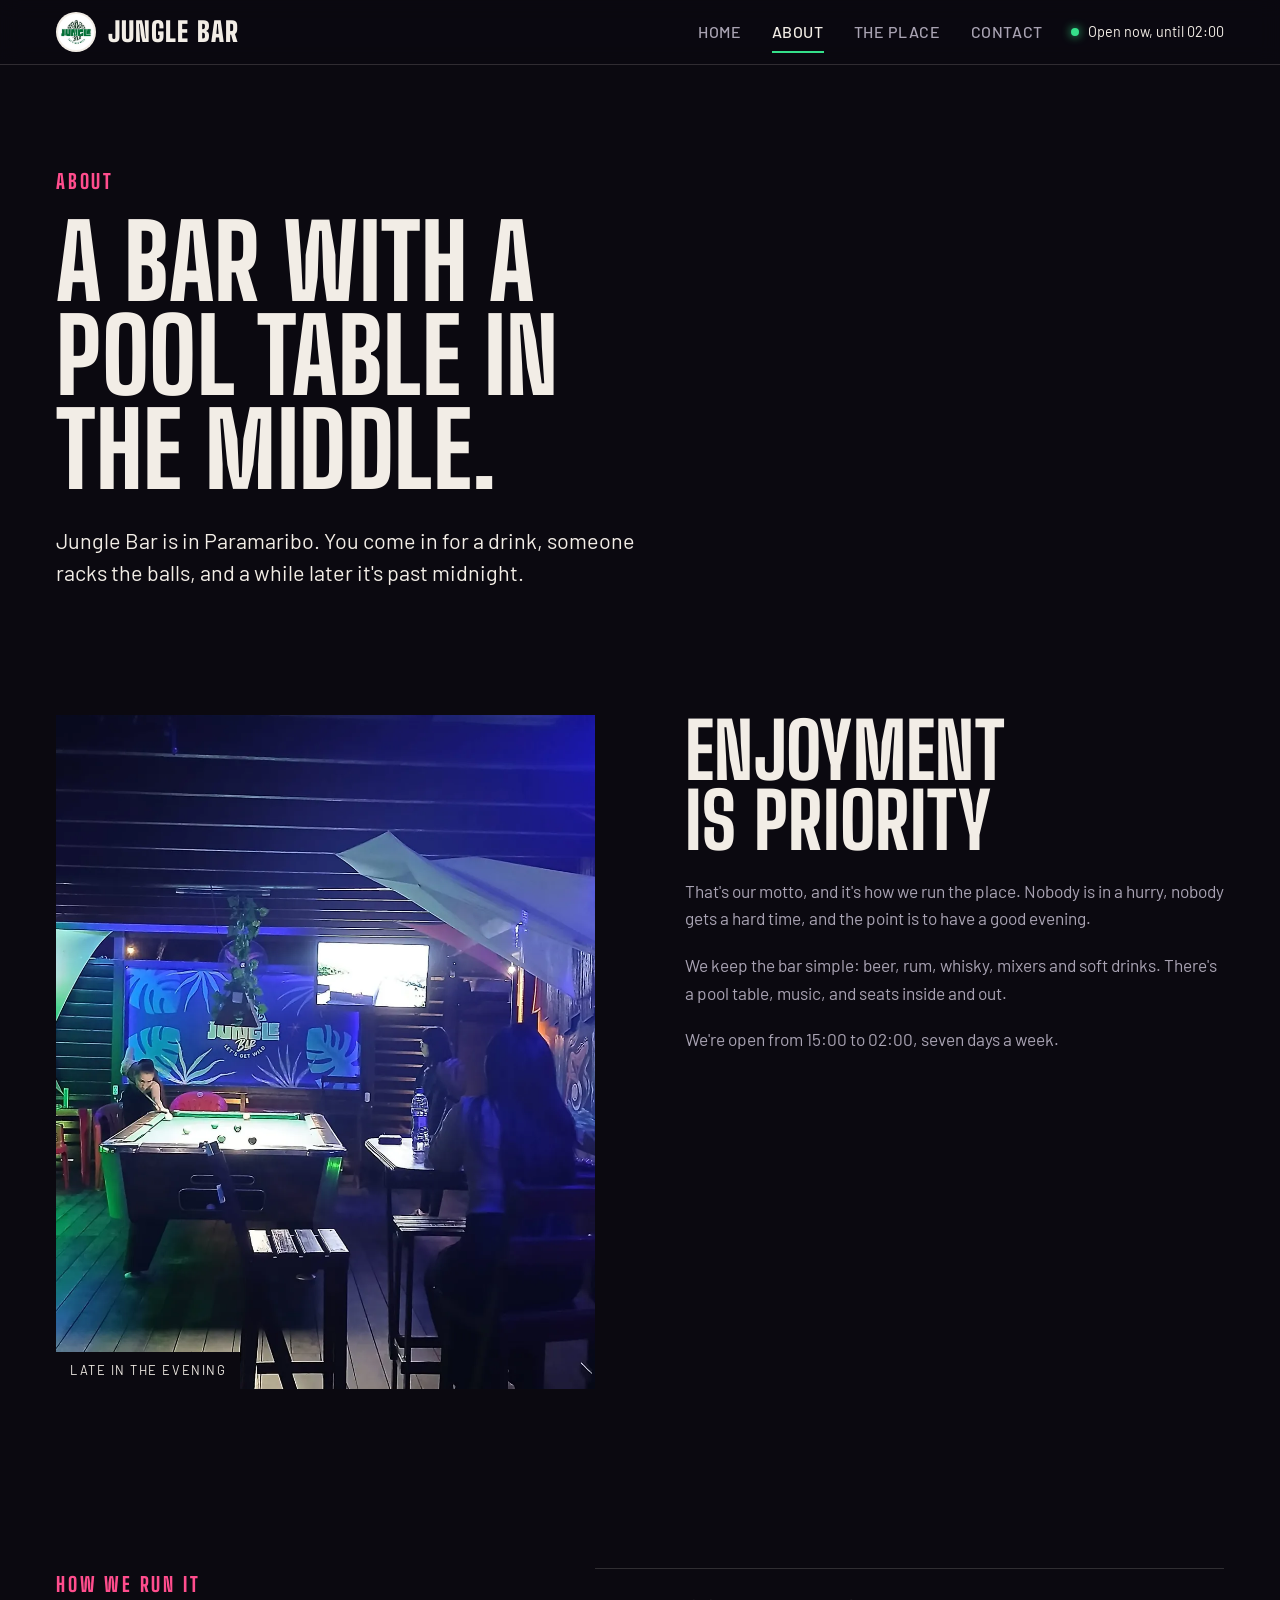
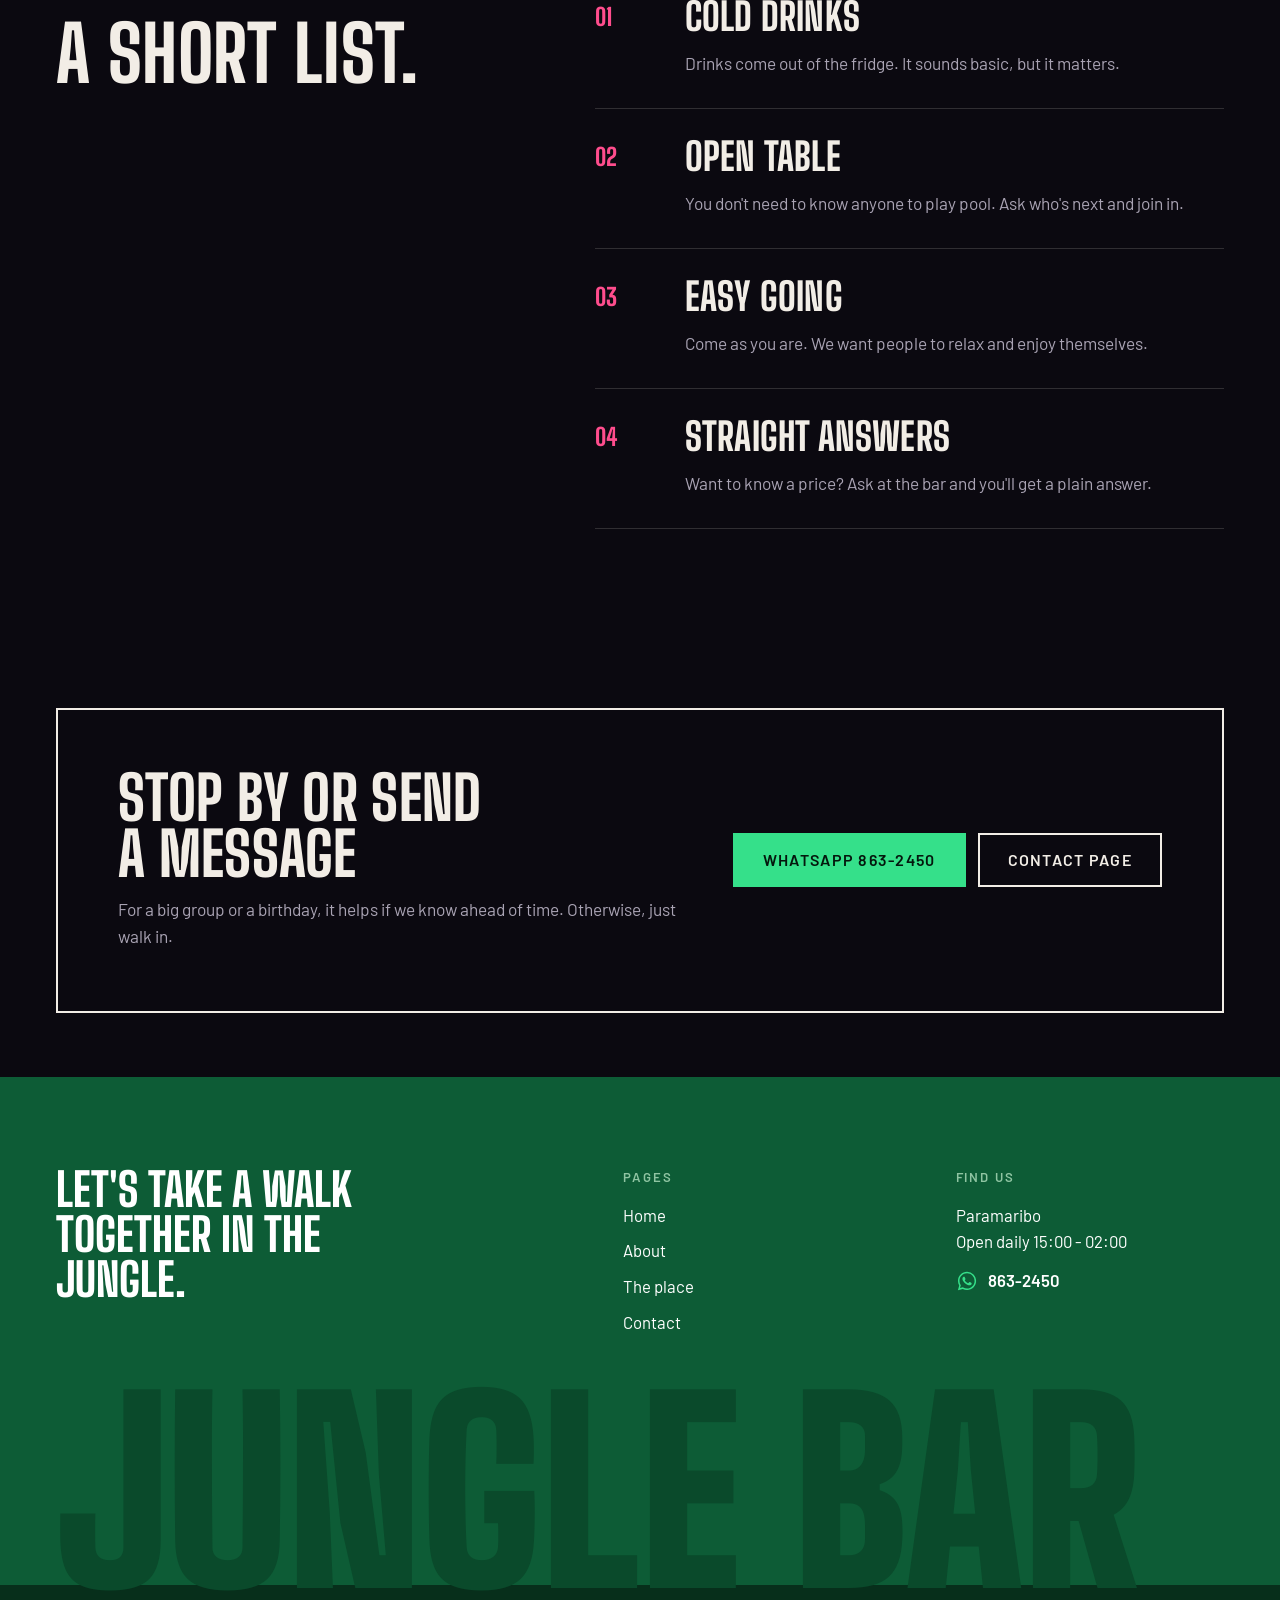
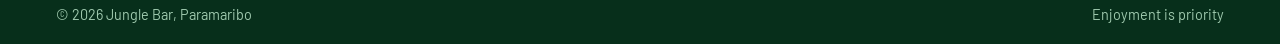
<file: about.html>
<!doctype html>
<html lang="en">
  <head>
    <meta charset="utf-8">
    <meta name="viewport" content="width=device-width, initial-scale=1">
    <title>About | Jungle Bar</title>
    <meta name="description" content="Jungle Bar is a bar in Paramaribo with a pool table, a well-stocked bar and music every night. Open daily 15:00 to 02:00.">
    <meta name="theme-color" content="#0b0910">
    <meta property="og:title" content="About | Jungle Bar">
    <meta property="og:description" content="Jungle Bar is a bar in Paramaribo with a pool table, a well-stocked bar and music every night. Open daily 15:00 to 02:00.">
    <meta property="og:type" content="website">
    <link rel="icon" href="assets/logo.png">
    <link rel="preload" as="font" type="font/woff2" href="assets/fonts/big-shoulders-display-latin-900-normal.woff2" crossorigin>
    <link rel="stylesheet" href="assets/styles.css">
  </head>
  <body>
    <header class="site-header" data-header>
      <span class="scroll-line" data-scroll-line aria-hidden="true"></span>
      <a class="brand" href="./" aria-label="Jungle Bar, home">
        <img src="assets/logo.png" alt="" width="40" height="40">
        <span>Jungle Bar</span>
      </a>
      <div class="header-side">
        <nav class="site-nav" id="site-nav" data-nav aria-label="Main menu">
          <a href="./">Home</a>
          <a href="about" aria-current="page">About</a>
          <a href="experience">The place</a>
          <a href="contact">Contact</a>
        </nav>
        <p class="status" data-status><span class="dot" aria-hidden="true"></span><span data-status-label>Open daily 15:00 - 02:00</span></p>
        <button class="nav-toggle" type="button" aria-expanded="false" aria-controls="site-nav" aria-label="Open menu" data-nav-toggle>
          <span></span><span></span><span></span>
        </button>
      </div>
    </header>

    <main>
      <section class="page-head shell">
        <p class="kicker">About</p>
        <h1>A bar with a pool table in the middle.</h1>
        <p class="lead">Jungle Bar is in Paramaribo. You come in for a drink, someone racks the balls, and a while later it's past midnight.</p>
      </section>

      <section class="section-tight shell">
        <div class="split split-even">
          <figure class="photo reveal" style="aspect-ratio: 4 / 5;">
            <img src="assets/pool-night.webp" alt="People playing pool at Jungle Bar in the evening" loading="lazy" width="1050" height="1400">
            <figcaption>Late in the evening</figcaption>
          </figure>
          <div class="reveal">
            <h2 style="margin-bottom: 22px;">Enjoyment is priority</h2>
            <p>That's our motto, and it's how we run the place. Nobody is in a hurry, nobody gets a hard time, and the point is to have a good evening.</p>
            <p>We keep the bar simple: beer, rum, whisky, mixers and soft drinks. There's a pool table, music, and seats inside and out.</p>
            <p>We're open from 15:00 to 02:00, seven days a week.</p>
          </div>
        </div>
      </section>

      <section class="section shell">
        <div class="split">
          <div class="reveal sticky-col">
            <p class="kicker">How we run it</p>
            <h2>A short list.</h2>
          </div>
          <div class="rows">
            <article class="row reveal"><span class="num">01</span><h3>Cold drinks</h3><p>Drinks come out of the fridge. It sounds basic, but it matters.</p></article>
            <article class="row reveal"><span class="num">02</span><h3>Open table</h3><p>You don't need to know anyone to play pool. Ask who's next and join in.</p></article>
            <article class="row reveal"><span class="num">03</span><h3>Easy going</h3><p>Come as you are. We want people to relax and enjoy themselves.</p></article>
            <article class="row reveal"><span class="num">04</span><h3>Straight answers</h3><p>Want to know a price? Ask at the bar and you'll get a plain answer.</p></article>
          </div>
        </div>
      </section>

      <section class="section-tight shell">
        <div class="cta reveal">
          <div>
            <h2>Stop by or send a message</h2>
            <p>For a big group or a birthday, it helps if we know ahead of time. Otherwise, just walk in.</p>
          </div>
          <div class="actions">
            <a class="btn btn-green" href="https://wa.me/5978632450" target="_blank" rel="noopener">WhatsApp 863-2450</a>
            <a class="btn" href="contact">Contact page</a>
          </div>
        </div>
      </section>
    </main>

    <footer class="site-footer">
      <div class="shell">
        <div class="footer-top">
          <p class="footer-quote">Let's take a walk together in the jungle.</p>
          <div class="footer-col">
            <h4>Pages</h4>
            <nav aria-label="Footer menu">
              <a href="./">Home</a>
              <a href="about">About</a>
              <a href="experience">The place</a>
              <a href="contact">Contact</a>
            </nav>
          </div>
          <div class="footer-col">
            <h4>Find us</h4>
            <span>Paramaribo</span>
            <span>Open daily 15:00 - 02:00</span>
            <a class="wa-link" href="https://wa.me/5978632450" target="_blank" rel="noopener">
              <svg viewBox="0 0 24 24" aria-hidden="true"><path d="M19.05 4.91A9.84 9.84 0 0 0 12.04 2C6.59 2 2.16 6.43 2.16 11.88c0 1.74.46 3.45 1.33 4.95L2.08 22l5.29-1.39a9.9 9.9 0 0 0 4.67 1.19h.01c5.45 0 9.88-4.43 9.88-9.88 0-2.64-1.03-5.12-2.88-7.01Zm-7 15.22h-.01a8.2 8.2 0 0 1-4.18-1.15l-.3-.18-3.14.82.84-3.06-.2-.31a8.17 8.17 0 0 1-1.25-4.37c0-4.54 3.69-8.23 8.24-8.23 2.2 0 4.27.86 5.82 2.42a8.18 8.18 0 0 1 2.41 5.82c0 4.54-3.69 8.24-8.23 8.24Zm4.51-6.16c-.25-.12-1.46-.72-1.69-.8-.23-.08-.39-.12-.56.12-.16.25-.64.8-.78.97-.14.16-.29.18-.54.06-.25-.12-1.04-.38-1.98-1.22-.73-.65-1.23-1.45-1.37-1.7-.14-.25-.02-.38.11-.5.11-.11.25-.29.37-.43.12-.14.16-.25.25-.41.08-.16.04-.31-.02-.43-.06-.12-.56-1.35-.77-1.85-.2-.49-.41-.42-.56-.43h-.48c-.16 0-.43.06-.66.31-.23.25-.87.85-.87 2.07 0 1.22.89 2.4 1.01 2.56.12.16 1.75 2.67 4.24 3.75.59.26 1.05.41 1.41.52.59.19 1.13.16 1.56.1.48-.07 1.46-.6 1.67-1.17.21-.58.21-1.07.14-1.17-.06-.1-.22-.16-.47-.29Z"/></svg>
              863-2450
            </a>
          </div>
        </div>
        <p class="footer-word" aria-hidden="true">Jungle Bar</p>
      </div>
      <div class="footer-base-wrap">
        <div class="shell footer-base">
          <span>&copy; <span data-year>2026</span> Jungle Bar, Paramaribo</span>
          <span>Enjoyment is priority</span>
        </div>
      </div>
    </footer>

    <script src="assets/main.js" defer></script>
  </body>
</html>
</file>
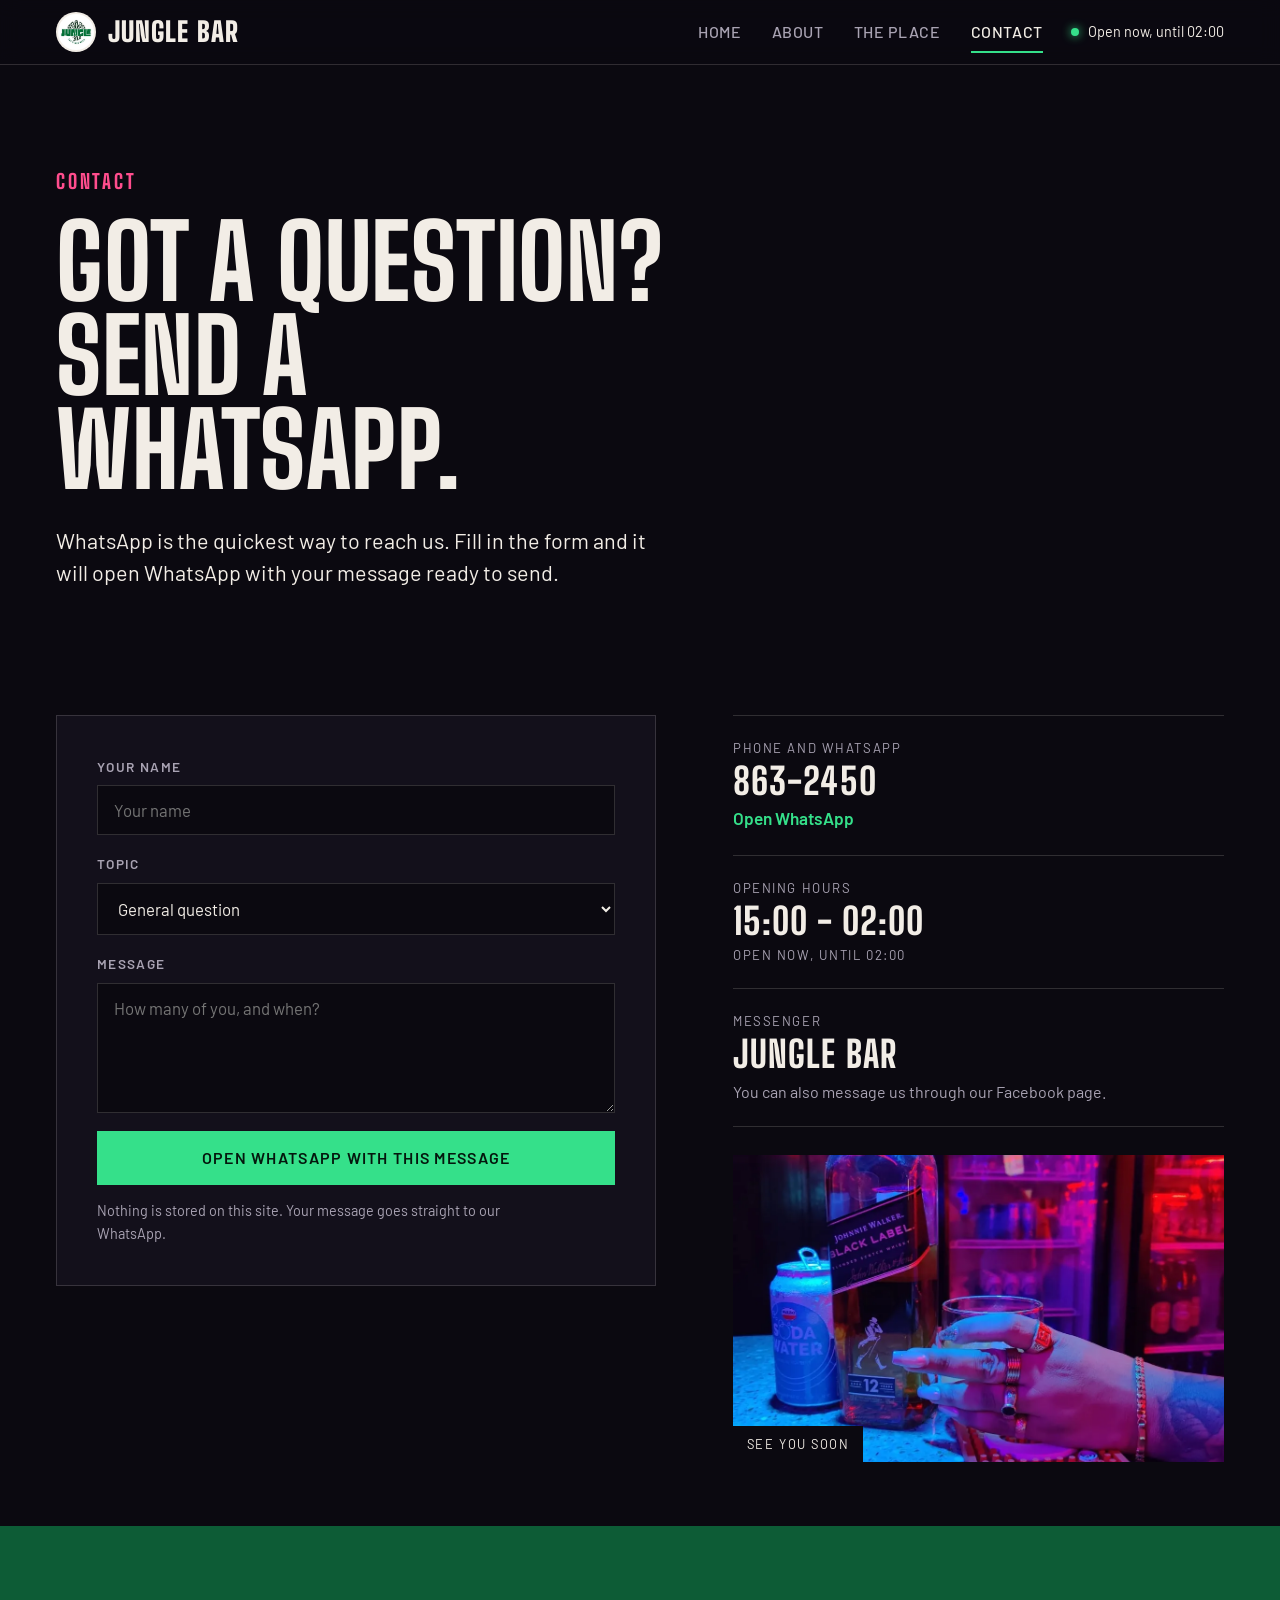
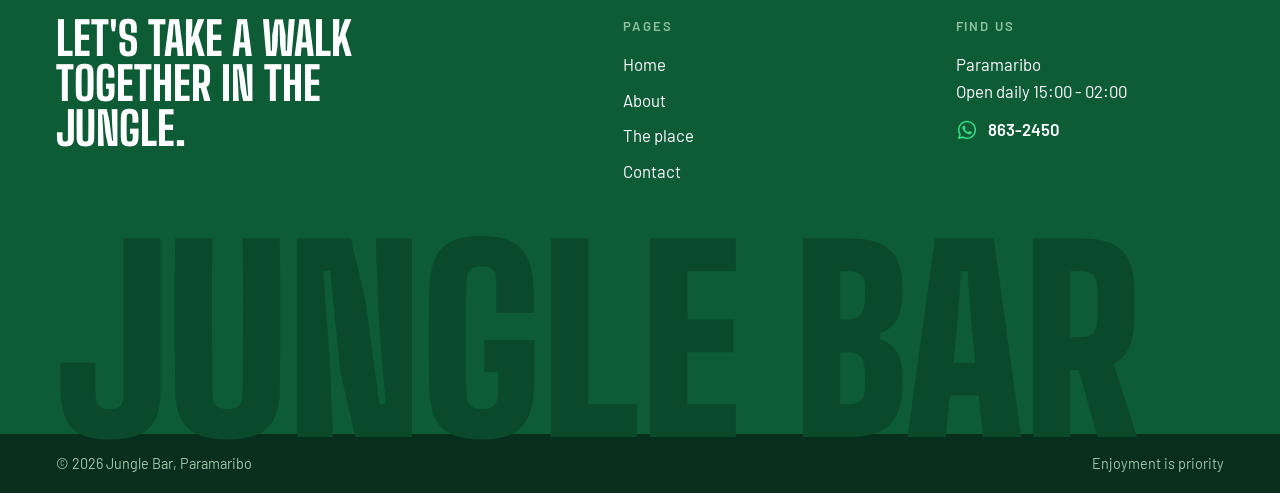
<file: contact.html>
<!doctype html>
<html lang="en">
  <head>
    <meta charset="utf-8">
    <meta name="viewport" content="width=device-width, initial-scale=1">
    <title>Contact | Jungle Bar</title>
    <meta name="description" content="Contact Jungle Bar in Paramaribo. WhatsApp 863-2450, open daily 15:00 to 02:00.">
    <meta name="theme-color" content="#0b0910">
    <meta property="og:title" content="Contact | Jungle Bar">
    <meta property="og:description" content="Contact Jungle Bar in Paramaribo. WhatsApp 863-2450, open daily 15:00 to 02:00.">
    <meta property="og:type" content="website">
    <link rel="icon" href="assets/logo.png">
    <link rel="preload" as="font" type="font/woff2" href="assets/fonts/big-shoulders-display-latin-900-normal.woff2" crossorigin>
    <link rel="stylesheet" href="assets/styles.css">
  </head>
  <body>
    <header class="site-header" data-header>
      <span class="scroll-line" data-scroll-line aria-hidden="true"></span>
      <a class="brand" href="./" aria-label="Jungle Bar, home">
        <img src="assets/logo.png" alt="" width="40" height="40">
        <span>Jungle Bar</span>
      </a>
      <div class="header-side">
        <nav class="site-nav" id="site-nav" data-nav aria-label="Main menu">
          <a href="./">Home</a>
          <a href="about">About</a>
          <a href="experience">The place</a>
          <a href="contact" aria-current="page">Contact</a>
        </nav>
        <p class="status" data-status><span class="dot" aria-hidden="true"></span><span data-status-label>Open daily 15:00 - 02:00</span></p>
        <button class="nav-toggle" type="button" aria-expanded="false" aria-controls="site-nav" aria-label="Open menu" data-nav-toggle>
          <span></span><span></span><span></span>
        </button>
      </div>
    </header>

    <main>
      <section class="page-head shell">
        <p class="kicker">Contact</p>
        <h1>Got a question? Send a WhatsApp.</h1>
        <p class="lead">WhatsApp is the quickest way to reach us. Fill in the form and it will open WhatsApp with your message ready to send.</p>
      </section>

      <section class="section-tight shell">
        <div class="contact-grid">
          <form class="form reveal" data-wa-form novalidate>
            <label class="field">Your name
              <input type="text" name="name" autocomplete="name" placeholder="Your name">
            </label>
            <label class="field">Topic
              <select name="topic">
                <option>General question</option>
                <option>Group or party</option>
                <option>Reserve the pool table</option>
                <option>Opening hours</option>
              </select>
            </label>
            <label class="field">Message
              <textarea name="message" rows="5" placeholder="How many of you, and when?"></textarea>
            </label>
            <button class="btn btn-green btn-wide" type="submit">Open WhatsApp with this message</button>
            <p class="form-note" data-form-note>Nothing is stored on this site. Your message goes straight to our WhatsApp.</p>
          </form>

          <div>
            <div class="info-list">
              <div class="info reveal">
                <span>Phone and WhatsApp</span>
                <strong>863-2450</strong>
                <a href="https://wa.me/5978632450" target="_blank" rel="noopener">Open WhatsApp</a>
              </div>
              <div class="info reveal">
                <span>Opening hours</span>
                <strong>15:00 - 02:00</strong>
                <p data-status><span data-status-label>Every day of the week</span></p>
              </div>
              <div class="info reveal">
                <span>Messenger</span>
                <strong>Jungle Bar</strong>
                <p>You can also message us through our Facebook page.</p>
              </div>
            </div>
            <figure class="photo reveal" style="aspect-ratio: 16 / 10;">
              <img src="assets/drink-hero.webp" alt="A drink on the bar at Jungle Bar" loading="lazy" width="1050" height="1400" style="object-position: center 60%;">
              <figcaption>See you soon</figcaption>
            </figure>
          </div>
        </div>
      </section>
    </main>

    <footer class="site-footer">
      <div class="shell">
        <div class="footer-top">
          <p class="footer-quote">Let's take a walk together in the jungle.</p>
          <div class="footer-col">
            <h4>Pages</h4>
            <nav aria-label="Footer menu">
              <a href="./">Home</a>
              <a href="about">About</a>
              <a href="experience">The place</a>
              <a href="contact">Contact</a>
            </nav>
          </div>
          <div class="footer-col">
            <h4>Find us</h4>
            <span>Paramaribo</span>
            <span>Open daily 15:00 - 02:00</span>
            <a class="wa-link" href="https://wa.me/5978632450" target="_blank" rel="noopener">
              <svg viewBox="0 0 24 24" aria-hidden="true"><path d="M19.05 4.91A9.84 9.84 0 0 0 12.04 2C6.59 2 2.16 6.43 2.16 11.88c0 1.74.46 3.45 1.33 4.95L2.08 22l5.29-1.39a9.9 9.9 0 0 0 4.67 1.19h.01c5.45 0 9.88-4.43 9.88-9.88 0-2.64-1.03-5.12-2.88-7.01Zm-7 15.22h-.01a8.2 8.2 0 0 1-4.18-1.15l-.3-.18-3.14.82.84-3.06-.2-.31a8.17 8.17 0 0 1-1.25-4.37c0-4.54 3.69-8.23 8.24-8.23 2.2 0 4.27.86 5.82 2.42a8.18 8.18 0 0 1 2.41 5.82c0 4.54-3.69 8.24-8.23 8.24Zm4.51-6.16c-.25-.12-1.46-.72-1.69-.8-.23-.08-.39-.12-.56.12-.16.25-.64.8-.78.97-.14.16-.29.18-.54.06-.25-.12-1.04-.38-1.98-1.22-.73-.65-1.23-1.45-1.37-1.7-.14-.25-.02-.38.11-.5.11-.11.25-.29.37-.43.12-.14.16-.25.25-.41.08-.16.04-.31-.02-.43-.06-.12-.56-1.35-.77-1.85-.2-.49-.41-.42-.56-.43h-.48c-.16 0-.43.06-.66.31-.23.25-.87.85-.87 2.07 0 1.22.89 2.4 1.01 2.56.12.16 1.75 2.67 4.24 3.75.59.26 1.05.41 1.41.52.59.19 1.13.16 1.56.1.48-.07 1.46-.6 1.67-1.17.21-.58.21-1.07.14-1.17-.06-.1-.22-.16-.47-.29Z"/></svg>
              863-2450
            </a>
          </div>
        </div>
        <p class="footer-word" aria-hidden="true">Jungle Bar</p>
      </div>
      <div class="footer-base-wrap">
        <div class="shell footer-base">
          <span>&copy; <span data-year>2026</span> Jungle Bar, Paramaribo</span>
          <span>Enjoyment is priority</span>
        </div>
      </div>
    </footer>

    <script src="assets/main.js" defer></script>
  </body>
</html>
</file>
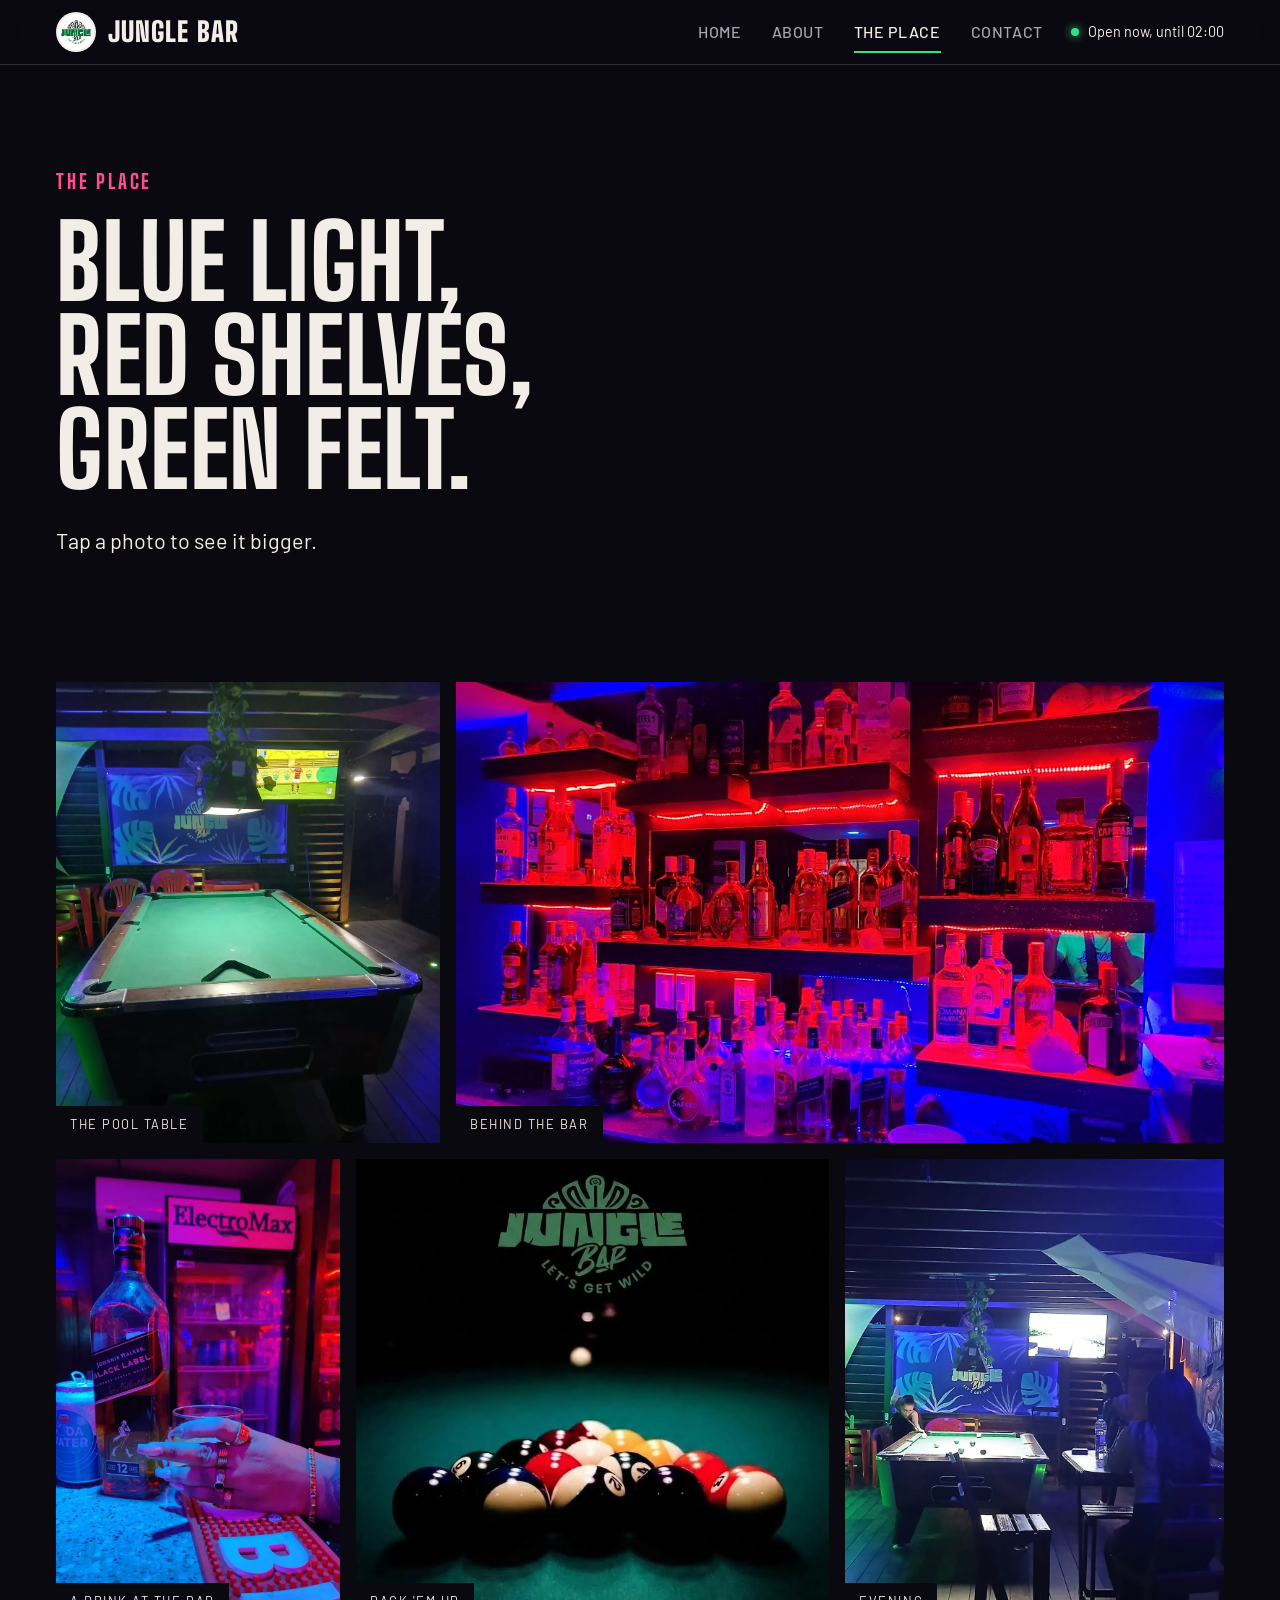
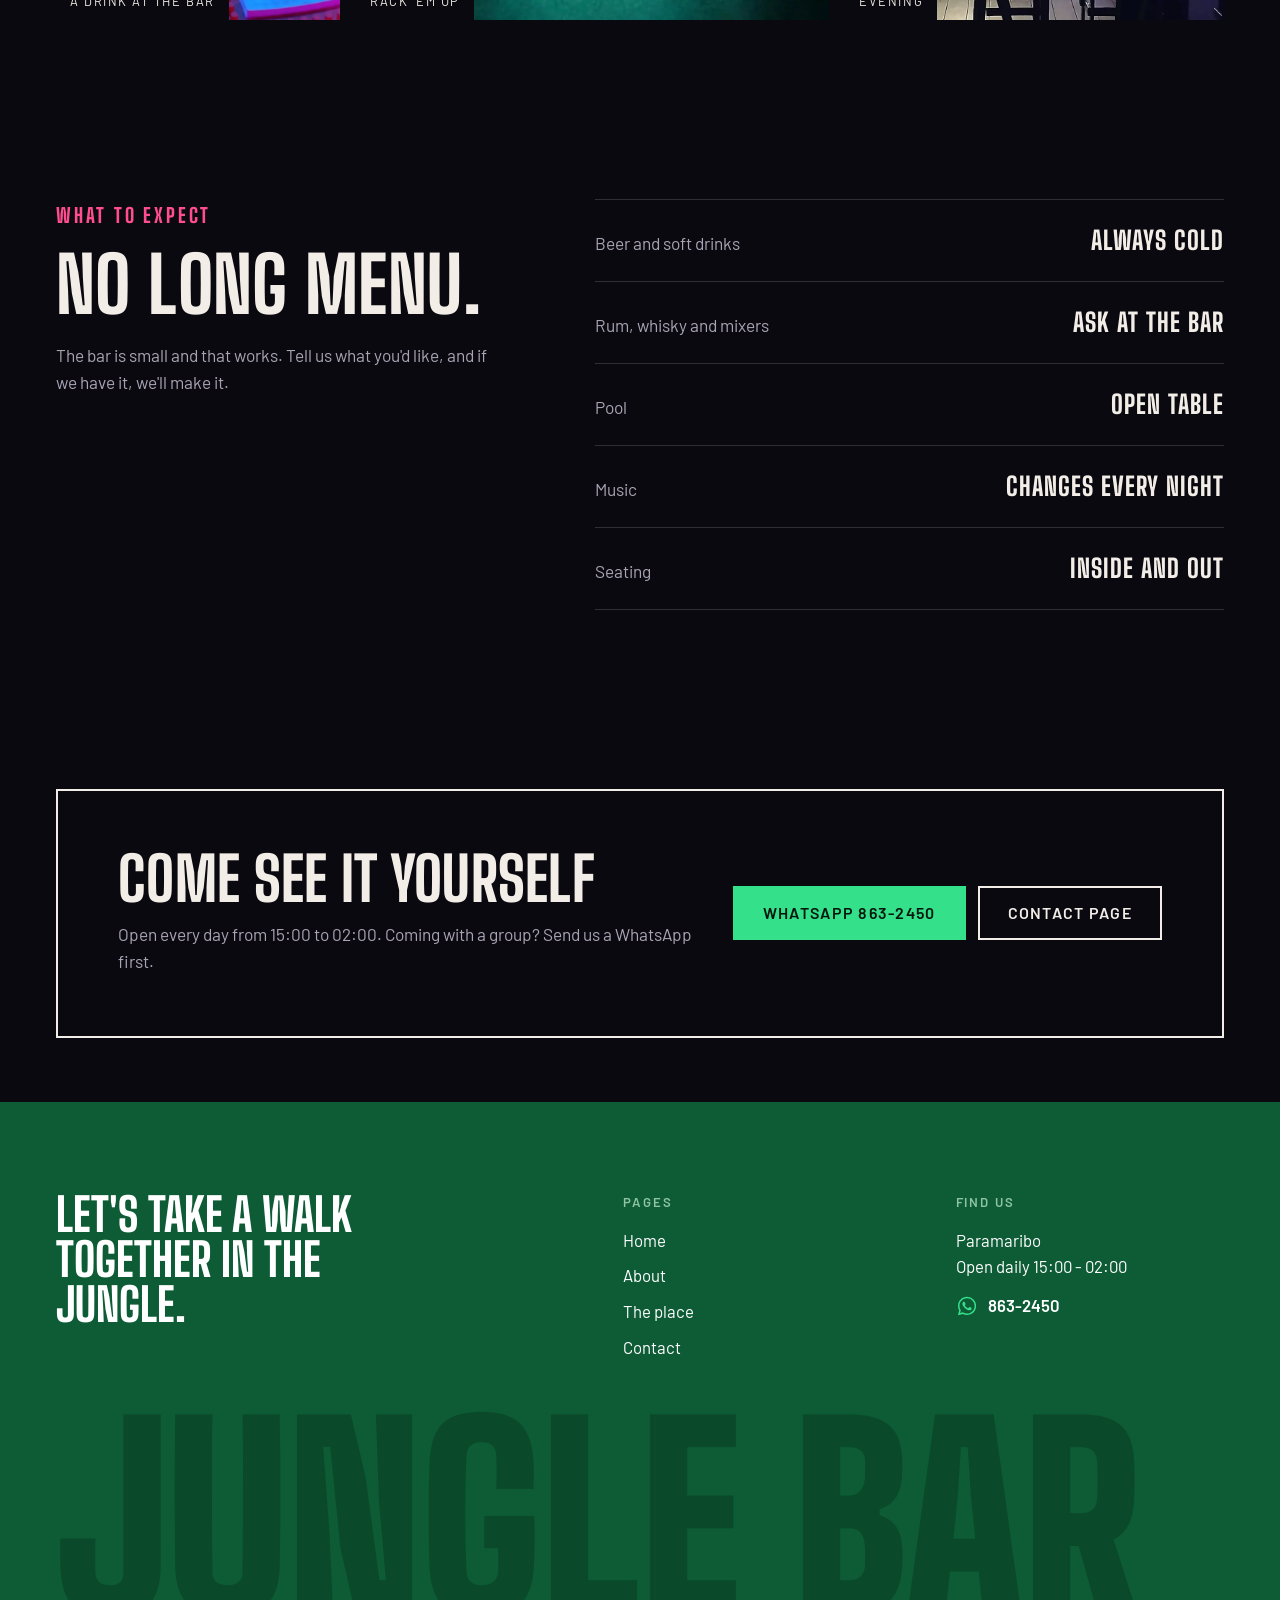
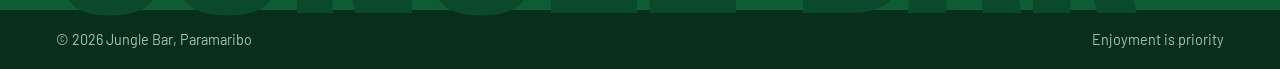
<file: experience.html>
<!doctype html>
<html lang="en">
  <head>
    <meta charset="utf-8">
    <meta name="viewport" content="width=device-width, initial-scale=1">
    <title>The place | Jungle Bar</title>
    <meta name="description" content="Photos of Jungle Bar in Paramaribo: the pool table, the lit-up bar and the drinks.">
    <meta name="theme-color" content="#0b0910">
    <meta property="og:title" content="The place | Jungle Bar">
    <meta property="og:description" content="Photos of Jungle Bar in Paramaribo: the pool table, the lit-up bar and the drinks.">
    <meta property="og:type" content="website">
    <link rel="icon" href="assets/logo.png">
    <link rel="preload" as="font" type="font/woff2" href="assets/fonts/big-shoulders-display-latin-900-normal.woff2" crossorigin>
    <link rel="stylesheet" href="assets/styles.css">
  </head>
  <body>
    <header class="site-header" data-header>
      <span class="scroll-line" data-scroll-line aria-hidden="true"></span>
      <a class="brand" href="./" aria-label="Jungle Bar, home">
        <img src="assets/logo.png" alt="" width="40" height="40">
        <span>Jungle Bar</span>
      </a>
      <div class="header-side">
        <nav class="site-nav" id="site-nav" data-nav aria-label="Main menu">
          <a href="./">Home</a>
          <a href="about">About</a>
          <a href="experience" aria-current="page">The place</a>
          <a href="contact">Contact</a>
        </nav>
        <p class="status" data-status><span class="dot" aria-hidden="true"></span><span data-status-label>Open daily 15:00 - 02:00</span></p>
        <button class="nav-toggle" type="button" aria-expanded="false" aria-controls="site-nav" aria-label="Open menu" data-nav-toggle>
          <span></span><span></span><span></span>
        </button>
      </div>
    </header>

    <main>
      <section class="page-head shell">
        <p class="kicker">The place</p>
        <h1>Blue light, red shelves, green felt.</h1>
        <p class="lead">Tap a photo to see it bigger.</p>
      </section>

      <section class="section-tight shell">
        <div class="gallery" data-gallery>
          <div class="g-row g-row-1">
            <figure class="photo reveal"><img src="assets/pool-table-portrait.webp" alt="The pool table at Jungle Bar with cues against the wall" loading="lazy" width="1050" height="1400"><figcaption>The pool table</figcaption></figure>
            <figure class="photo reveal"><img src="assets/bar-shelves.webp" srcset="assets/bar-shelves.webp 1280w, assets/bar-shelves-2048.webp 2048w" sizes="(max-width: 900px) 92vw, 65vw" alt="The lit-up shelves behind the bar, full of bottles" loading="lazy" width="1280" height="960"><figcaption>Behind the bar</figcaption></figure>
          </div>
          <div class="g-row g-row-2">
            <figure class="photo reveal"><img src="assets/drink-hero.webp" alt="A drink on the bar in neon light" loading="lazy" width="1050" height="1400"><figcaption>A drink at the bar</figcaption></figure>
            <figure class="photo reveal"><img src="assets/pool-logo.webp" alt="Pool balls racked on green cloth with the Jungle Bar logo" loading="lazy" width="944" height="1034"><figcaption>Rack 'em up</figcaption></figure>
            <figure class="photo reveal"><img src="assets/pool-night.webp" alt="Pool players at the table in the evening" loading="lazy" width="1050" height="1400"><figcaption>Evening</figcaption></figure>
          </div>
        </div>
      </section>

      <section class="section shell">
        <div class="split">
          <div class="reveal sticky-col">
            <p class="kicker">What to expect</p>
            <h2>No long menu.</h2>
            <p>The bar is small and that works. Tell us what you'd like, and if we have it, we'll make it.</p>
          </div>
          <div class="facts">
            <div class="fact reveal"><span>Beer and soft drinks</span><strong>Always cold</strong></div>
            <div class="fact reveal"><span>Rum, whisky and mixers</span><strong>Ask at the bar</strong></div>
            <div class="fact reveal"><span>Pool</span><strong>Open table</strong></div>
            <div class="fact reveal"><span>Music</span><strong>Changes every night</strong></div>
            <div class="fact reveal"><span>Seating</span><strong>Inside and out</strong></div>
          </div>
        </div>
      </section>

      <section class="section-tight shell">
        <div class="cta reveal">
          <div>
            <h2>Come see it yourself</h2>
            <p>Open every day from 15:00 to 02:00. Coming with a group? Send us a WhatsApp first.</p>
          </div>
          <div class="actions">
            <a class="btn btn-green" href="https://wa.me/5978632450" target="_blank" rel="noopener">WhatsApp 863-2450</a>
            <a class="btn" href="contact">Contact page</a>
          </div>
        </div>
      </section>
    </main>

    <footer class="site-footer">
      <div class="shell">
        <div class="footer-top">
          <p class="footer-quote">Let's take a walk together in the jungle.</p>
          <div class="footer-col">
            <h4>Pages</h4>
            <nav aria-label="Footer menu">
              <a href="./">Home</a>
              <a href="about">About</a>
              <a href="experience">The place</a>
              <a href="contact">Contact</a>
            </nav>
          </div>
          <div class="footer-col">
            <h4>Find us</h4>
            <span>Paramaribo</span>
            <span>Open daily 15:00 - 02:00</span>
            <a class="wa-link" href="https://wa.me/5978632450" target="_blank" rel="noopener">
              <svg viewBox="0 0 24 24" aria-hidden="true"><path d="M19.05 4.91A9.84 9.84 0 0 0 12.04 2C6.59 2 2.16 6.43 2.16 11.88c0 1.74.46 3.45 1.33 4.95L2.08 22l5.29-1.39a9.9 9.9 0 0 0 4.67 1.19h.01c5.45 0 9.88-4.43 9.88-9.88 0-2.64-1.03-5.12-2.88-7.01Zm-7 15.22h-.01a8.2 8.2 0 0 1-4.18-1.15l-.3-.18-3.14.82.84-3.06-.2-.31a8.17 8.17 0 0 1-1.25-4.37c0-4.54 3.69-8.23 8.24-8.23 2.2 0 4.27.86 5.82 2.42a8.18 8.18 0 0 1 2.41 5.82c0 4.54-3.69 8.24-8.23 8.24Zm4.51-6.16c-.25-.12-1.46-.72-1.69-.8-.23-.08-.39-.12-.56.12-.16.25-.64.8-.78.97-.14.16-.29.18-.54.06-.25-.12-1.04-.38-1.98-1.22-.73-.65-1.23-1.45-1.37-1.7-.14-.25-.02-.38.11-.5.11-.11.25-.29.37-.43.12-.14.16-.25.25-.41.08-.16.04-.31-.02-.43-.06-.12-.56-1.35-.77-1.85-.2-.49-.41-.42-.56-.43h-.48c-.16 0-.43.06-.66.31-.23.25-.87.85-.87 2.07 0 1.22.89 2.4 1.01 2.56.12.16 1.75 2.67 4.24 3.75.59.26 1.05.41 1.41.52.59.19 1.13.16 1.56.1.48-.07 1.46-.6 1.67-1.17.21-.58.21-1.07.14-1.17-.06-.1-.22-.16-.47-.29Z"/></svg>
              863-2450
            </a>
          </div>
        </div>
        <p class="footer-word" aria-hidden="true">Jungle Bar</p>
      </div>
      <div class="footer-base-wrap">
        <div class="shell footer-base">
          <span>&copy; <span data-year>2026</span> Jungle Bar, Paramaribo</span>
          <span>Enjoyment is priority</span>
        </div>
      </div>
    </footer>

    <script src="assets/main.js" defer></script>
  </body>
</html>
</file>
<file: assets/styles.css>
/* Jungle Bar
   Colours are taken from the room: blue and magenta neon on a near-black
   wall, green pool cloth, and the green of the logo. */

@font-face { font-family: "Big Shoulders Display"; font-weight: 800; font-display: swap; src: url("fonts/big-shoulders-display-latin-800-normal.woff2") format("woff2"); }
@font-face { font-family: "Big Shoulders Display"; font-weight: 900; font-display: swap; src: url("fonts/big-shoulders-display-latin-900-normal.woff2") format("woff2"); }
@font-face { font-family: "Barlow"; font-weight: 400; font-display: swap; src: url("fonts/barlow-latin-400-normal.woff2") format("woff2"); }
@font-face { font-family: "Barlow"; font-weight: 500; font-display: swap; src: url("fonts/barlow-latin-500-normal.woff2") format("woff2"); }
@font-face { font-family: "Barlow"; font-weight: 600; font-display: swap; src: url("fonts/barlow-latin-600-normal.woff2") format("woff2"); }

:root {
  --ink: #0b0910;
  --ink-2: #13101b;
  --ink-3: #1b1726;
  --text: #f2ede6;
  --dim: #a9a3b3;
  --line: rgba(242, 237, 230, 0.16);
  --pink: #ff4d8d;
  --blue: #5b8cff;
  --green: #35e08a;
  --jungle: #0d5c36;
  --jungle-deep: #0a4a2b;
  --jungle-ink: #072f1b;
  --max: 1240px;
  --gutter: clamp(20px, 4.5vw, 56px);
  --display: "Big Shoulders Display", "Arial Narrow", Impact, sans-serif;
  --body: "Barlow", system-ui, -apple-system, "Segoe UI", Arial, sans-serif;
}

*, *::before, *::after { box-sizing: border-box; }
html { -webkit-text-size-adjust: 100%; }

body {
  margin: 0;
  background: var(--ink);
  color: var(--text);
  font-family: var(--body);
  font-size: 1.08rem;
  line-height: 1.6;
  overflow-x: hidden;
}

img { display: block; max-width: 100%; }
a { color: inherit; text-decoration: none; }
:focus-visible { outline: 2px solid var(--green); outline-offset: 3px; }

h1, h2, h3 {
  margin: 0;
  font-family: var(--display);
  font-weight: 800;
  text-transform: uppercase;
  line-height: 0.92;
  letter-spacing: 0.005em;
  text-wrap: balance;
}
h1 { font-size: clamp(3.4rem, 9vw, 7.6rem); }
h2 { font-size: clamp(2.6rem, 6vw, 4.8rem); }
h3 { font-size: clamp(1.8rem, 3vw, 2.4rem); }

h2 + p, h2 + .lead { margin-top: 22px; }
.split h2 { margin-bottom: 0; }
.hours .status { margin: 0 0 22px; }

p { margin: 0 0 1.1em; color: var(--dim); max-width: 58ch; }
.lead { font-size: clamp(1.15rem, 1.7vw, 1.35rem); color: var(--text); line-height: 1.5; max-width: 52ch; }

.kicker {
  margin: 0 0 18px;
  color: var(--pink);
  font-family: var(--display);
  font-weight: 800;
  font-size: 1.25rem;
  letter-spacing: 0.14em;
  text-transform: uppercase;
}

.shell { width: min(100% - var(--gutter) * 2, var(--max)); margin-inline: auto; }
.section { padding-block: clamp(64px, 9vw, 120px); }
.section-tight { padding-block: clamp(36px, 5vw, 64px); }

/* ------------------------------------------------------------------ header */
.site-header {
  position: sticky;
  top: 0;
  z-index: 40;
  display: flex;
  align-items: center;
  justify-content: space-between;
  gap: 24px;
  padding: 12px var(--gutter);
  background: rgba(11, 9, 16, 0.88);
  backdrop-filter: blur(10px);
  border-bottom: 1px solid var(--line);
}

.scroll-line {
  position: absolute;
  left: 0;
  bottom: -1px;
  height: 2px;
  width: var(--scrolled, 0%);
  background: var(--pink);
}

.brand {
  display: inline-flex;
  align-items: center;
  gap: 12px;
  font-family: var(--display);
  font-weight: 900;
  font-size: 1.7rem;
  letter-spacing: 0.04em;
  text-transform: uppercase;
  line-height: 1;
}
.brand img { width: 40px; height: 40px; border-radius: 50%; background: var(--text); padding: 2px; }

.header-side { display: flex; align-items: center; gap: 28px; }

.site-nav { display: flex; align-items: center; gap: 30px; }
.site-nav a {
  position: relative;
  padding: 6px 0;
  font-weight: 500;
  font-size: 1rem;
  letter-spacing: 0.04em;
  text-transform: uppercase;
  color: var(--dim);
  transition: color 0.2s;
}
.site-nav a:hover { color: var(--text); }
.site-nav a[aria-current="page"] { color: var(--text); }
.site-nav a[aria-current="page"]::after {
  content: "";
  position: absolute;
  left: 0; right: 0; bottom: -2px;
  height: 2px;
  background: var(--green);
}

.status {
  margin: 0;
  display: inline-flex;
  align-items: center;
  gap: 9px;
  font-size: 0.9rem;
  color: var(--dim);
  white-space: nowrap;
  max-width: none;
}
.status .dot { width: 8px; height: 8px; border-radius: 50%; background: #6b6578; flex: none; }
.status.is-open .dot { background: var(--green); box-shadow: 0 0 10px var(--green); }
.status.is-open { color: var(--text); }

.nav-toggle {
  display: none;
  width: 44px; height: 44px;
  padding: 0;
  border: 1px solid var(--line);
  background: transparent;
  cursor: pointer;
}
.nav-toggle span { display: block; width: 18px; height: 2px; margin: 4px auto; background: var(--text); transition: transform 0.25s, opacity 0.2s; }
.nav-toggle[aria-expanded="true"] span:nth-child(1) { transform: translateY(6px) rotate(45deg); }
.nav-toggle[aria-expanded="true"] span:nth-child(2) { opacity: 0; }
.nav-toggle[aria-expanded="true"] span:nth-child(3) { transform: translateY(-6px) rotate(-45deg); }

/* -------------------------------------------------------------------- hero */
.hero {
  position: relative;
  min-height: min(88svh, 820px);
  display: flex;
  flex-direction: column;
  justify-content: flex-end;
  isolation: isolate;
  overflow: hidden;
}
.hero-bg { position: absolute; inset: 0; z-index: -2; }
.hero-bg img { width: 100%; height: 100%; object-fit: cover; }
.hero::before {
  content: "";
  position: absolute; inset: 0; z-index: -1;
  background: linear-gradient(0deg, rgba(11, 9, 16, 0.92) 0%, rgba(11, 9, 16, 0.5) 45%, rgba(11, 9, 16, 0.35) 100%);
}
.hero-inner { padding: clamp(80px, 14vh, 150px) var(--gutter) clamp(28px, 4vw, 44px); width: min(100%, calc(var(--max) + var(--gutter) * 2)); margin-inline: auto; }
.hero h1 { font-size: clamp(5rem, 17vw, 14.5rem); line-height: 0.82; letter-spacing: -0.005em; margin-left: -0.04em; }
.hero-tag {
  margin: 18px 0 0;
  color: var(--green);
  font-family: var(--display);
  font-weight: 800;
  font-size: clamp(1.5rem, 3vw, 2.2rem);
  letter-spacing: 0.12em;
  text-transform: uppercase;
}
.hero-actions { display: flex; flex-wrap: wrap; gap: 14px; margin-top: 28px; }

.hero-strip { border-top: 1px solid var(--line); background: rgba(11, 9, 16, 0.7); }
.hero-strip .shell { display: grid; grid-template-columns: repeat(3, 1fr); }
.hero-strip div { padding: 18px 0; }
.hero-strip div + div { padding-left: 24px; border-left: 1px solid var(--line); }
.hero-strip span { display: block; font-size: 0.82rem; letter-spacing: 0.12em; text-transform: uppercase; color: var(--dim); }
.hero-strip strong { font-family: var(--display); font-weight: 800; font-size: clamp(1.4rem, 2.4vw, 1.9rem); letter-spacing: 0.04em; text-transform: uppercase; }

/* ----------------------------------------------------------------- buttons */
.btn {
  display: inline-flex;
  align-items: center;
  justify-content: center;
  gap: 10px;
  min-height: 54px;
  padding: 0 28px;
  border: 2px solid var(--text);
  border-radius: 0;
  background: transparent;
  color: var(--text);
  font: 600 1rem/1 var(--body);
  letter-spacing: 0.08em;
  text-transform: uppercase;
  cursor: pointer;
  transition: background 0.2s, color 0.2s, border-color 0.2s, transform 0.2s;
}
.btn:hover { background: var(--text); color: var(--ink); }
.btn-green { background: var(--green); border-color: var(--green); color: #04170d; }
.btn-green:hover { background: var(--text); border-color: var(--text); color: var(--ink); }
.btn svg { width: 20px; height: 20px; fill: currentColor; flex: none; }
.btn-wide { width: 100%; }

/* ------------------------------------------------------------------ layout */
.split { display: grid; grid-template-columns: minmax(0, 5fr) minmax(0, 7fr); gap: clamp(32px, 7vw, 100px); align-items: start; }
.split-even { grid-template-columns: repeat(2, minmax(0, 1fr)); }
.sticky-col { position: sticky; top: 100px; }

/* numbered rows */
.rows { border-top: 1px solid var(--line); }
.row {
  display: grid;
  grid-template-columns: 70px minmax(0, 1fr);
  gap: 8px 20px;
  padding: 30px 0;
  border-bottom: 1px solid var(--line);
}
.row .num { grid-row: span 2; font-family: var(--display); font-weight: 800; font-size: 1.5rem; color: var(--pink); line-height: 1.5; }
.row h3 { margin-bottom: 8px; }
.row p { margin: 0; }

/* label / value list */
.facts { border-top: 1px solid var(--line); }
.fact { display: flex; justify-content: space-between; align-items: baseline; gap: 20px; padding: 20px 0; border-bottom: 1px solid var(--line); }
.fact span { color: var(--dim); }
.fact strong { font-family: var(--display); font-weight: 800; font-size: 1.6rem; letter-spacing: 0.04em; text-transform: uppercase; text-align: right; }

/* ------------------------------------------------------------------ photos */
.photo { position: relative; margin: 0; overflow: hidden; background: var(--ink-3); }
.photo img { width: 100%; height: 100%; object-fit: cover; transition: transform 0.8s cubic-bezier(0.22, 1, 0.36, 1); }
.photo:hover img { transform: scale(1.03); }
.photo figcaption {
  position: absolute; left: 0; bottom: 0;
  padding: 8px 14px;
  background: var(--ink);
  font-size: 0.8rem;
  letter-spacing: 0.12em;
  text-transform: uppercase;
}

.photo-pair { display: grid; grid-template-columns: 7fr 5fr; gap: 16px; align-items: start; }
.photo-pair .photo:first-child { aspect-ratio: 4 / 5; }
.photo-pair .photo:last-child { aspect-ratio: 4 / 5; margin-top: 15%; }

/* ------------------------------------------------------------------- hours */
.hours { background: var(--ink-2); border-block: 1px solid var(--line); }
.hours-big {
  font-family: var(--display);
  font-weight: 900;
  font-size: clamp(4.4rem, 13vw, 11rem);
  line-height: 0.85;
  text-transform: uppercase;
  color: var(--text);
}
.hours-big em { font-style: normal; color: var(--pink); }

/* --------------------------------------------------------------------- cta */
.cta { border: 2px solid var(--text); padding: clamp(28px, 5vw, 60px); display: grid; grid-template-columns: minmax(0, 1fr) auto; gap: 30px; align-items: center; }
.cta h2 { font-size: clamp(2.2rem, 5vw, 3.8rem); margin-bottom: 14px; }
.cta h2 + p { margin-top: 0; }
.cta p { margin: 0; }
.cta .actions { display: flex; flex-wrap: wrap; gap: 12px; }

/* ------------------------------------------------------------- page header */
.page-head { padding-block: clamp(56px, 8vw, 100px) clamp(24px, 3vw, 40px); }
.page-head h1 { font-size: clamp(3.2rem, 8vw, 6.6rem); max-width: 14ch; margin-bottom: 26px; }

/* ----------------------------------------------------------------- gallery */
.gallery { display: grid; gap: 16px; }
.gallery .g-row { display: grid; gap: 16px; grid-auto-rows: clamp(240px, 36vw, 480px); }
.gallery .g-row-1 { grid-template-columns: 4fr 8fr; }
.gallery .g-row-2 { grid-template-columns: 3fr 5fr 4fr; }
.gallery .photo { cursor: zoom-in; }

.lightbox {
  position: fixed; inset: 0; z-index: 200;
  display: grid; place-items: center;
  padding: 24px;
  background: rgba(7, 5, 11, 0.95);
  opacity: 0; visibility: hidden;
  transition: opacity 0.25s, visibility 0.25s;
}
.lightbox.is-open { opacity: 1; visibility: visible; }
.lightbox img { max-width: min(94vw, 1000px); max-height: 86svh; object-fit: contain; }
.lightbox button {
  position: absolute; top: 18px; right: 18px;
  width: 48px; height: 48px;
  border: 2px solid var(--text);
  background: transparent; color: var(--text);
  font-size: 1.6rem; line-height: 1; cursor: pointer;
}

/* ----------------------------------------------------------------- contact */
.contact-grid { display: grid; grid-template-columns: minmax(0, 1.1fr) minmax(0, 0.9fr); gap: clamp(32px, 6vw, 80px); align-items: start; }
.form { padding: clamp(24px, 3.5vw, 40px); background: var(--ink-2); border: 1px solid var(--line); }
.field { display: grid; gap: 8px; margin-bottom: 18px; font-size: 0.85rem; font-weight: 600; letter-spacing: 0.1em; text-transform: uppercase; color: var(--dim); }
.field input, .field textarea, .field select {
  width: 100%;
  padding: 14px 16px;
  border: 1px solid var(--line);
  border-radius: 0;
  background: var(--ink);
  color: var(--text);
  font: 400 1.05rem var(--body);
  letter-spacing: 0;
  text-transform: none;
}
.field textarea { resize: vertical; min-height: 120px; }
.field input:focus, .field textarea:focus, .field select:focus { outline: none; border-color: var(--green); }
.form-note { margin: 14px 0 0; font-size: 0.9rem; }

.info-list { border-top: 1px solid var(--line); margin-bottom: 28px; }
.info { padding: 22px 0; border-bottom: 1px solid var(--line); }
.info span { display: block; font-size: 0.82rem; letter-spacing: 0.12em; text-transform: uppercase; color: var(--dim); }
.info strong { display: block; margin: 2px 0 4px; font-family: var(--display); font-weight: 800; font-size: 2.3rem; letter-spacing: 0.03em; text-transform: uppercase; line-height: 1.1; }
.info p { margin: 0; font-size: 1rem; }
.info a { color: var(--green); font-weight: 600; }
.info a:hover { color: var(--text); }

/* ------------------------------------------------------------------ footer */
.site-footer {
  position: relative;
  overflow: hidden;
  background: var(--jungle);
  color: #e9f3ec;
  padding-top: clamp(56px, 7vw, 96px);
}
.site-footer p { color: #bcd8c6; }

.footer-top { display: grid; grid-template-columns: minmax(0, 1.5fr) repeat(2, minmax(0, 0.8fr)); gap: clamp(28px, 5vw, 72px); position: relative; z-index: 1; }
.site-footer p.footer-quote { font-family: var(--display); font-weight: 800; text-transform: uppercase; font-size: clamp(2rem, 3.6vw, 3rem); line-height: 0.98; color: #fff; max-width: 14ch; margin: 0; }
.footer-col h4 { margin: 0 0 14px; font-family: var(--body); font-weight: 600; font-size: 0.82rem; letter-spacing: 0.14em; text-transform: uppercase; color: #8fc4a2; }
.footer-col nav { display: grid; gap: 8px; }
.footer-col a, .footer-col span { color: #fff; font-size: 1.05rem; }
.footer-col nav a { width: fit-content; border-bottom: 1px solid transparent; transition: border-color 0.2s; }
.footer-col nav a:hover { border-color: #fff; }
.footer-col span { display: block; }
.wa-link { display: inline-flex; align-items: center; gap: 10px; margin-top: 12px; font-weight: 600; }
.wa-link svg { width: 22px; height: 22px; fill: var(--green); }
.wa-link:hover { color: var(--green); }

.site-footer p.footer-word {
  margin: clamp(30px, 5vw, 64px) 0 0;
  font-family: var(--display);
  font-weight: 900;
  font-size: clamp(4rem, 19.4vw, 17rem);
  line-height: 0.74;
  text-transform: uppercase;
  white-space: nowrap;
  color: var(--jungle-deep);
  letter-spacing: -0.005em;
  user-select: none;
  max-width: none;
}
.footer-base {
  position: relative; z-index: 1;
  display: flex; flex-wrap: wrap; justify-content: space-between; gap: 10px;
  padding: 18px 0;
  border-top: 1px solid rgba(255, 255, 255, 0.2);
  color: #9fc9ae;
  font-size: 0.9rem;
}
.footer-base-wrap { background: var(--jungle-ink); }
.footer-base-wrap .footer-base { border-top: 0; }

/* ------------------------------------------------------------------ reveal */
.reveal { opacity: 0; transform: translateY(16px); transition: opacity 0.6s ease, transform 0.6s ease; }
.reveal.is-visible { opacity: 1; transform: none; }

/* -------------------------------------------------------------- responsive */
@media (max-width: 900px) {
  .split, .split-even, .contact-grid, .footer-top, .cta { grid-template-columns: 1fr; }
  .sticky-col { position: static; }
  .gallery .g-row-1, .gallery .g-row-2 { grid-template-columns: 1fr; grid-auto-rows: clamp(260px, 80vw, 420px); }
}

@media (max-width: 760px) {
  .nav-toggle { display: block; }
  .header-side .status { display: none; }
  .site-nav {
    position: fixed; inset: 66px 0 auto;
    display: grid; gap: 0;
    padding: 8px var(--gutter) 20px;
    background: var(--ink);
    border-bottom: 1px solid var(--line);
    opacity: 0; visibility: hidden; transform: translateY(-8px);
    transition: opacity 0.2s, transform 0.2s, visibility 0.2s;
  }
  .site-nav.is-open { opacity: 1; visibility: visible; transform: none; }
  .site-nav a { padding: 16px 0; font-size: 1.2rem; border-bottom: 1px solid var(--line); }
  .site-nav a[aria-current="page"]::after { display: none; }
  .site-nav a[aria-current="page"] { color: var(--green); }

  .hero-strip .shell { grid-template-columns: 1fr; }
  .hero-strip div + div { padding-left: 0; border-left: 0; border-top: 1px solid var(--line); }
  .hero-strip div { display: flex; justify-content: space-between; align-items: baseline; }
  .hero-actions .btn, .cta .btn { flex: 1 1 100%; }
  .row { grid-template-columns: 48px minmax(0, 1fr); }
  .fact { flex-direction: column; gap: 2px; }
  .fact strong { text-align: left; }
}

@media (prefers-reduced-motion: reduce) {
  *, *::before, *::after { animation: none !important; transition-duration: 0.01ms !important; scroll-behavior: auto !important; }
  .reveal { opacity: 1; transform: none; }
}
</file>
